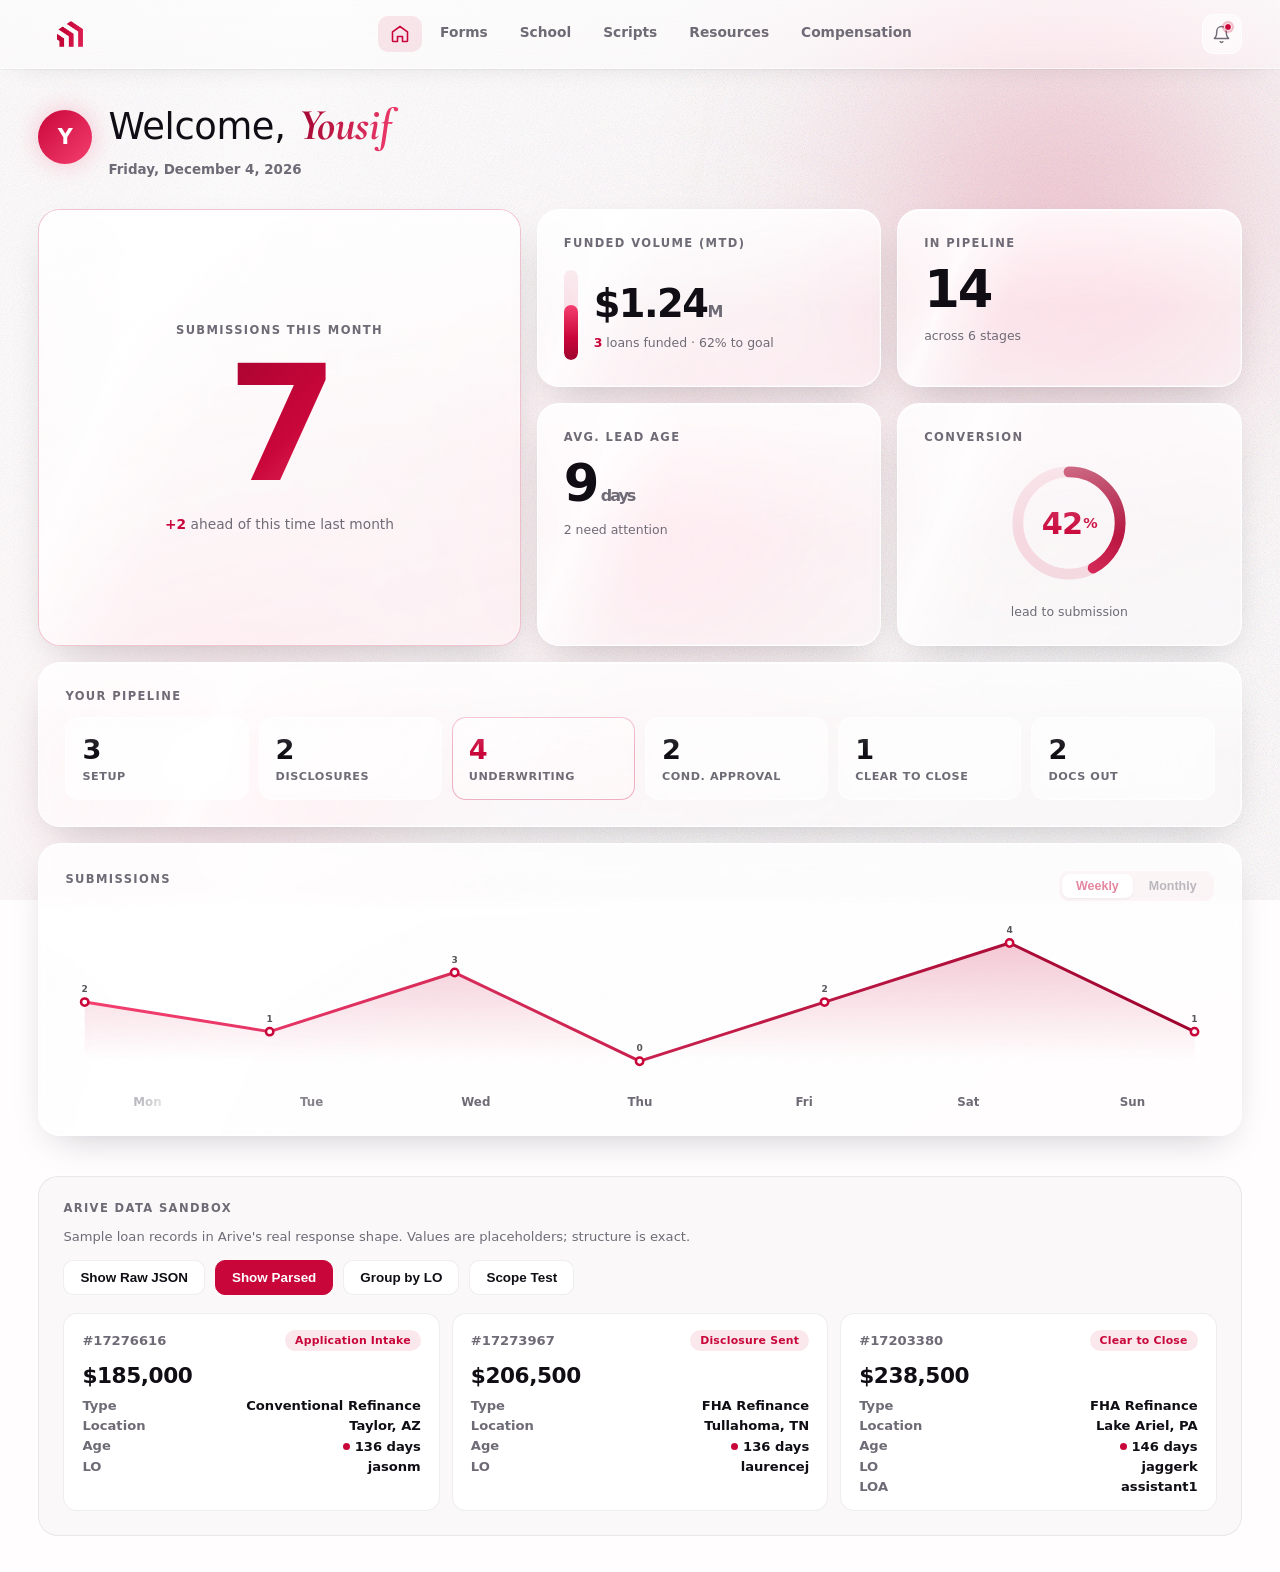
<file: index.html>
<!doctype html>
<html lang="en">
<head>
<meta charset="utf-8" />
<meta name="viewport" content="width=device-width, initial-scale=1" />
<title>AFEX Hub</title>
<link rel="preconnect" href="https://fonts.googleapis.com">
<link rel="preconnect" href="https://fonts.gstatic.com" crossorigin>
<link rel="preconnect" href="https://api.fontshare.com" crossorigin>
<link href="https://fonts.googleapis.com/css2?family=Cormorant+Garamond:ital,wght@1,500;1,600;1,700&display=swap" rel="stylesheet">
<link href="https://api.fontshare.com/v2/css?f[]=switzer@400,500,600,700,800&display=swap" rel="stylesheet">
<link rel="stylesheet" href="assets/shared.css">
<style>
  .d1{ width:50vw;height:50vw; right:-8vw; top:-12vh; background:radial-gradient(circle at center, rgba(201,6,58,.30), transparent 64%); animation:wf3 30s ease-in-out infinite; }
  .d2{ width:44vw;height:44vw; left:-6vw; bottom:-16vh; background:radial-gradient(circle at center, rgba(244,63,111,.26), transparent 64%); animation:wf2 34s ease-in-out infinite; }
  .d3{ width:44vw;height:44vw; left:30vw; top:24vh; background:radial-gradient(circle at center, rgba(255,138,170,.32), transparent 62%); animation:wf1 38s ease-in-out infinite; }

  .dash-top{ margin-bottom:32px; }
  .hello-row{ display:flex; align-items:center; gap:16px; }
  .headshot{ width:54px; height:54px; border-radius:50%; flex-shrink:0; position:relative;
    background:linear-gradient(135deg,var(--red),var(--rose)); color:#fff; font-weight:700; font-size:1.3rem;
    display:flex; align-items:center; justify-content:center;
    background-size:cover; background-position:center; }
  .headshot::before{ content:""; position:absolute; inset:-10px; border-radius:50%; z-index:-1;
    background:radial-gradient(circle at center, rgba(244,63,111,.5), transparent 70%);
    filter:blur(12px); animation:hsGlow 4s ease-in-out infinite; }
  @keyframes hsGlow{ 0%,100%{opacity:.6; transform:scale(1)} 50%{opacity:1; transform:scale(1.12)} }
  .dash-hello{ font-size:clamp(1.6rem,3vw,2.3rem); font-weight:500; letter-spacing:-.01em; line-height:1.3; overflow:visible; }
  .dash-hello b{ font-family:'Cormorant Garamond',serif; font-style:italic; font-weight:700; font-size:1.2em;
    line-height:1.3; padding:0 .18em 0 .04em; display:inline-block; overflow:visible;
    background:linear-gradient(100deg,var(--red-deep),var(--rose)); -webkit-background-clip:text; background-clip:text; -webkit-text-fill-color:transparent; color:transparent; }
  .dash-date{ font-size:.84rem; color:var(--soft); font-weight:600; margin-top:.5rem; }

  .board{ display:grid; grid-template-columns:1.4fr 1fr 1fr; grid-auto-rows:auto; gap:16px; }
  .card .value{ transition:transform .3s var(--ease); transform-origin:left center; position:relative; z-index:1; }
  .card.hero .value{ transform-origin:center; }
  .card:hover .value{ transform:scale(1.08); }

  .value{ font-size:3.2rem; font-weight:800; letter-spacing:-.04em; line-height:1; margin-top:.1em; position:relative; z-index:1; }
  .value small{ font-size:1rem; font-weight:700; color:var(--soft); }
  .foot{ font-size:.78rem; color:var(--soft); font-weight:500; margin-top:12px; position:relative; z-index:1; }
  .foot .up{ color:#1a9d6d; font-weight:800; }

  .card.hero{ grid-row:span 2; display:flex; flex-direction:column; justify-content:center; align-items:center; text-align:center;
    background:linear-gradient(165deg,rgba(255,255,255,.6) 0%,rgba(255,242,245,.55) 100%); border-color:rgba(201,6,58,.22); min-height:300px; gap:.2rem; }
  .card.hero .value{ font-size:clamp(6rem,14vw,10rem); line-height:.9; margin:.1em 0; background:linear-gradient(135deg,var(--red-deep),var(--red) 55%,var(--rose)); -webkit-background-clip:text; background-clip:text; -webkit-text-fill-color:transparent; color:transparent; }
  .card.hero .label, .card.hero .hero-foot{ position:relative; z-index:1; }
  .card.hero .hero-foot{ font-size:.86rem; color:var(--soft); font-weight:500; }
  .card.hero .hero-foot b{ color:var(--red); font-weight:800; }

  .card.wide{ grid-column:1 / -1; }
  .pipe-row{ display:flex; gap:10px; flex-wrap:wrap; margin-top:6px; }
  .stagechip{ flex:1 1 110px; background:rgba(255,255,255,.5); border:1px solid rgba(255,255,255,.65); border-radius:14px; padding:16px; text-align:left;
    backdrop-filter:blur(12px) saturate(140%); -webkit-backdrop-filter:blur(12px) saturate(140%); }
  .stagechip .n{ font-size:1.7rem; font-weight:800; letter-spacing:-.03em; }
  .stagechip .s{ font-size:.7rem; color:var(--soft); font-weight:700; text-transform:uppercase; letter-spacing:.05em; margin-top:5px; }
  .stagechip.hot{ border-color:rgba(201,6,58,.3); background:linear-gradient(160deg,rgba(255,255,255,.6),rgba(255,245,247,.55)); }
  .stagechip.hot .n{ color:var(--red); }

  .card.funded{ display:flex; flex-direction:column; }
  .funded-body{ display:flex; gap:16px; align-items:stretch; flex:1; margin-top:6px; }
  .funded-bar{ width:14px; flex-shrink:0; border-radius:8px; background:rgba(201,6,58,.1); position:relative; overflow:hidden; align-self:stretch; min-height:90px; }
  .funded-fill{ position:absolute; left:0; right:0; bottom:0; height:0; border-radius:8px;
    background:linear-gradient(180deg,var(--rose),var(--red) 60%,var(--red-deep));
    transition:height 1.4s cubic-bezier(.16,1,.3,1); }
  .funded-info{ display:flex; flex-direction:column; justify-content:center; }
  .funded-info .value{ font-size:2.4rem; }
  .funded-info .foot b{ color:var(--red); font-weight:800; }

  .card.conv{ display:flex; flex-direction:column; }
  .conv-body{ display:flex; flex-direction:column; align-items:center; gap:10px; margin-top:6px; }
  .radial{ position:relative; width:118px; height:118px; }
  .radial svg{ width:100%; height:100%; transform:rotate(-90deg); }
  .radial-track{ fill:none; stroke:rgba(201,6,58,.12); stroke-width:11; }
  .radial-fill{ fill:none; stroke:url(#convGrad); stroke-width:11; stroke-linecap:round;
    stroke-dasharray:327; stroke-dashoffset:327; transition:stroke-dashoffset 1.5s cubic-bezier(.16,1,.3,1); }
  .radial-num{ position:absolute; inset:0; display:flex; align-items:center; justify-content:center; font-size:1.9rem; font-weight:800; letter-spacing:-.03em; color:var(--red); }
  .radial-num small{ font-size:.9rem; font-weight:700; margin-left:1px; }

  .chart-card{ display:flex; flex-direction:column; }
  .chart-head{ display:flex; align-items:center; justify-content:space-between; margin-bottom:18px; }
  .seg{ display:inline-flex; background:rgba(201,6,58,.06); border:1px solid rgba(255,255,255,.7); border-radius:10px; padding:3px; gap:2px; }
  .seg-btn{ border:none; background:none; cursor:pointer; font-size:.78rem; font-weight:700; color:var(--soft); padding:5px 14px; border-radius:8px; transition:all .2s; }
  .seg-btn.active{ background:#fff; color:var(--red); box-shadow:0 1px 3px rgba(16,14,20,.1); }
  .linechart{ position:relative; z-index:1; width:100%; }
  .linechart svg{ width:100%; height:auto; display:block; overflow:visible; }
  .line-area{ fill:url(#lineFill); opacity:0; transition:opacity 1s ease .3s; }
  .line-area.show{ opacity:1; }
  .line-path{ fill:none; stroke:url(#lineStroke); stroke-width:3; stroke-linecap:round; stroke-linejoin:round; vector-effect:non-scaling-stroke;
    stroke-dasharray:2000; stroke-dashoffset:2000; transition:stroke-dashoffset 1.5s cubic-bezier(.16,1,.3,1); }
  .line-path.show{ stroke-dashoffset:0; }
  .line-dot{ fill:#fff; stroke:var(--red); stroke-width:2.5; vector-effect:non-scaling-stroke; opacity:0; transition:opacity .3s; cursor:pointer; }
  .line-dot.show{ opacity:1; }
  .line-dot:hover{ stroke-width:4; }
  .line-val{ font-size:11px; font-weight:800; fill:var(--ink); opacity:0; transition:opacity .3s; }
  .line-val.show{ opacity:.7; }
  .bars-axis{ display:flex; margin-top:10px; }
  .bars-axis span{ flex:1; text-align:center; font-size:.74rem; font-weight:700; color:var(--soft); }

  @media (max-width:820px){ .board{ grid-template-columns:1fr 1fr; } .card.hero{ grid-column:1 / -1; grid-row:auto; } }
  @media (max-width:520px){ .board{ grid-template-columns:1fr; } }
  .sandbox{ margin-top:40px; padding:24px; border-radius:20px; background:rgba(16,14,20,.02); border:1px solid var(--line); }
  .sandbox-head{ margin-bottom:16px; }
  .sandbox-sub{ font-size:.82rem; color:var(--soft); font-weight:500; margin-top:4px; }
  .sandbox-controls{ display:flex; gap:10px; flex-wrap:wrap; margin-bottom:18px; }
  .sbx-btn{ font-size:.84rem; font-weight:600; color:var(--ink); background:#fff; border:1px solid var(--line); border-radius:10px; padding:9px 16px; cursor:pointer; transition:background .2s, border-color .2s, color .2s; }
  .sbx-btn:hover{ border-color:var(--red); color:var(--red); }
  .sbx-btn.on{ background:var(--red); color:#fff; border-color:var(--red); }
  .sandbox-out{ background:transparent; min-height:60px; color:var(--ink); }
  .sandbox-out.raw{ font-family:ui-monospace,'SF Mono',Menlo,monospace; font-size:.76rem; line-height:1.6; background:#fff; border:1px solid var(--line); border-radius:12px; padding:18px; overflow-x:auto; white-space:pre-wrap; }
  .sbx-grid{ display:grid; grid-template-columns:repeat(auto-fill,minmax(300px,1fr)); gap:12px; }
  .sbx-card{ background:#fff; border:1px solid var(--line); border-radius:14px; padding:16px 18px; transition:border-color .2s, transform .2s; }
  .sbx-card:hover{ border-color:rgba(201,6,58,.3); transform:translateY(-2px); }
  .sbx-card-top{ display:flex; align-items:center; justify-content:space-between; gap:10px; margin-bottom:12px; }
  .sbx-id{ font-size:.82rem; font-weight:700; color:var(--soft); }
  .sbx-tag{ display:inline-block; font-size:.68rem; font-weight:700; letter-spacing:.02em; padding:4px 10px; border-radius:20px; background:rgba(201,6,58,.09); color:var(--red); white-space:nowrap; }
  .sbx-amount{ font-size:1.35rem; font-weight:700; letter-spacing:-.02em; margin-bottom:10px; }
  .sbx-fields{ display:grid; grid-template-columns:auto 1fr; gap:5px 14px; font-size:.82rem; }
  .sbx-fk{ color:var(--soft); font-weight:600; }
  .sbx-fv{ font-weight:600; text-align:right; }
  .sbx-age{ display:inline-flex; align-items:center; gap:5px; }
  .sbx-age.warn .sbx-dot{ background:#e8a23d; }
  .sbx-age.hot .sbx-dot{ background:var(--red); }
  .sbx-dot{ width:7px; height:7px; border-radius:50%; background:#3ca66a; display:inline-block; }
  .sbx-group{ margin-bottom:24px; }
  .sbx-group:last-child{ margin-bottom:0; }
  .sbx-group-head{ display:flex; align-items:baseline; gap:10px; margin:0 0 12px; }
  .sbx-group-name{ font-size:1.05rem; font-weight:700; }
  .sbx-group-count{ font-size:.8rem; color:var(--soft); font-weight:600; }
</style>
</head>
<body>
  <section class="dash page" aria-label="Your dashboard">
    <div class="aura" aria-hidden="true">
      <div class="wash d1"></div><div class="wash d2"></div><div class="wash d3"></div>
    </div>
    <div class="grain" aria-hidden="true" style="z-index:1;"></div>
    <div class="sheen" aria-hidden="true" style="z-index:1;"></div>
    <div class="dash-content page-content">
      <span id="nav-slot"></span>

      <div class="dash-top anim-rise">
        <div class="hello-row">
          <span class="headshot" id="headshot" aria-hidden="true">Y</span>
          <div>
            <div class="dash-hello">Welcome, <b id="userName2">Yousif</b></div>
            <div class="dash-date" id="dateBox"></div>
          </div>
        </div>
      </div>

      <div class="board stagger">
        <div class="card hero">
          <div>
            <div class="label">Submissions This Month</div>
            <div class="value">7</div>
          </div>
          <div class="hero-foot"><b>+2</b> ahead of this time last month</div>
        </div>

        <div class="card funded">
          <div class="label">Funded Volume (MTD)</div>
          <div class="funded-body">
            <div class="funded-bar"><span class="funded-fill" id="fundedFill"></span></div>
            <div class="funded-info">
              <div class="value">$1.24<small>M</small></div>
              <div class="foot"><b>3</b> loans funded &middot; 62% to goal</div>
            </div>
          </div>
        </div>

        <div class="card">
          <div class="label">In Pipeline</div>
          <div class="value">14</div>
          <div class="foot">across 6 stages</div>
        </div>
        <div class="card">
          <div class="label">Avg. Lead Age</div>
          <div class="value">9<small> days</small></div>
          <div class="foot">2 need attention</div>
        </div>

        <div class="card conv">
          <div class="label">Conversion</div>
          <div class="conv-body">
            <div class="radial" id="convRadial">
              <svg viewBox="0 0 120 120">
                <defs>
                  <linearGradient id="convGrad" x1="0" y1="0" x2="1" y2="1">
                    <stop offset="0%" stop-color="#f43f6f"/>
                    <stop offset="100%" stop-color="#9e042e"/>
                  </linearGradient>
                </defs>
                <circle class="radial-track" cx="60" cy="60" r="52"/>
                <circle class="radial-fill" id="convFill" cx="60" cy="60" r="52"/>
              </svg>
              <div class="radial-num"><span id="convNum">42</span><small>%</small></div>
            </div>
            <div class="foot">lead to submission</div>
          </div>
        </div>

        <div class="card wide">
          <div class="label">Your Pipeline</div>
          <div class="pipe-row">
            <div class="stagechip"><div class="n">3</div><div class="s">Setup</div></div>
            <div class="stagechip"><div class="n">2</div><div class="s">Disclosures</div></div>
            <div class="stagechip hot"><div class="n">4</div><div class="s">Underwriting</div></div>
            <div class="stagechip"><div class="n">2</div><div class="s">Cond. Approval</div></div>
            <div class="stagechip"><div class="n">1</div><div class="s">Clear to Close</div></div>
            <div class="stagechip"><div class="n">2</div><div class="s">Docs Out</div></div>
          </div>
        </div>

        <div class="card wide chart-card">
          <div class="chart-head">
            <div class="label">Submissions</div>
            <div class="seg" id="subSeg">
              <button class="seg-btn active" data-range="daily">Weekly</button>
              <button class="seg-btn" data-range="monthly">Monthly</button>
            </div>
          </div>
          <div class="linechart" id="lineChart"></div>
          <div class="bars-axis" id="subAxis"></div>
        </div>
      </div>

      <div class="sandbox" id="ariveSandbox">
        <div class="sandbox-head">
          <div class="label">Arive Data Sandbox</div>
          <div class="sandbox-sub">Sample loan records in Arive's real response shape. Values are placeholders; structure is exact.</div>
        </div>
        <div class="sandbox-controls">
          <button class="sbx-btn" id="sbxRaw">Show Raw JSON</button>
          <button class="sbx-btn" id="sbxParsed">Show Parsed</button>
          <button class="sbx-btn" id="sbxByLo">Group by LO</button>
          <button class="sbx-btn" id="sbxScope">Scope Test</button>
        </div>
        <div class="sandbox-out" id="sbxOut"></div>
      </div>
    </div>
  </section>
<script src="assets/nav.js"></script>
<script>
  mountNav('Home', '');
  const NAME="Yousif";
  document.getElementById('userName2').textContent=NAME;
  document.getElementById('headshot').textContent=NAME.charAt(0).toUpperCase();

  const d=new Date();
  document.getElementById('dateBox').textContent=
    d.toLocaleDateString(undefined,{weekday:'long', month:'long', day:'numeric', year:'numeric'});

  const FUNDED_PCT = 62;
  const CONV_PCT = 42;
  const SUB_DATA = {
    daily: { values:[2,1,3,0,2,4,1], labels:['Mon','Tue','Wed','Thu','Fri','Sat','Sun'] },
    monthly: { values:[4,6,3,7,5,8,6,7,9,7,5,7], labels:['Jan','Feb','Mar','Apr','May','Jun','Jul','Aug','Sep','Oct','Nov','Dec'] }
  };

  const lineWrap = document.getElementById('lineChart');
  const axisEl = document.getElementById('subAxis');
  function renderChart(range){
    const data = SUB_DATA[range];
    const vals = data.values;
    const max = Math.max.apply(null, vals) || 1;
    const W = 1400, H = 200, padY = 28, padX = 24;
    const n = vals.length;
    const stepX = (W - padX*2) / (n - 1);
    const pts = vals.map((v,i)=>({ x: padX + i*stepX, y: padY + (1 - v/max) * (H - padY*2), v }));
    const linePath = pts.map((p,i)=> (i===0?'M':'L') + p.x.toFixed(1) + ' ' + p.y.toFixed(1)).join(' ');
    const areaPath = linePath + ' L' + pts[n-1].x.toFixed(1) + ' ' + (H-padY) + ' L' + pts[0].x.toFixed(1) + ' ' + (H-padY) + ' Z';

    lineWrap.innerHTML =
      '<svg viewBox="0 0 '+W+' '+H+'">' +
        '<defs>' +
          '<linearGradient id="lineStroke" x1="0" y1="0" x2="1" y2="0">' +
            '<stop offset="0%" stop-color="#f43f6f"/><stop offset="100%" stop-color="#9e042e"/>' +
          '</linearGradient>' +
          '<linearGradient id="lineFill" x1="0" y1="0" x2="0" y2="1">' +
            '<stop offset="0%" stop-color="rgba(201,6,58,.22)"/><stop offset="100%" stop-color="rgba(201,6,58,0)"/>' +
          '</linearGradient>' +
        '</defs>' +
        '<path class="line-area" d="'+areaPath+'"/>' +
        '<path class="line-path" d="'+linePath+'"/>' +
        pts.map(p=>'<circle class="line-dot" cx="'+p.x.toFixed(1)+'" cy="'+p.y.toFixed(1)+'" r="4.5"/>').join('') +
        pts.map(p=>'<text class="line-val" x="'+p.x.toFixed(1)+'" y="'+(p.y-12).toFixed(1)+'" text-anchor="middle">'+p.v+'</text>').join('') +
      '</svg>';

    axisEl.innerHTML = data.labels.map(l=>'<span>'+l+'</span>').join('');

    const areaEl = lineWrap.querySelector('.line-area');
    const pathEl = lineWrap.querySelector('.line-path');
    requestAnimationFrame(()=>{
      pathEl.classList.add('show');
      areaEl.classList.add('show');
      lineWrap.querySelectorAll('.line-dot').forEach((dot,i)=> setTimeout(()=>dot.classList.add('show'), 300 + i*60));
      lineWrap.querySelectorAll('.line-val').forEach((t,i)=> setTimeout(()=>t.classList.add('show'), 400 + i*60));
    });
  }
  document.getElementById('subSeg').addEventListener('click', (e)=>{
    const btn = e.target.closest('.seg-btn');
    if(!btn) return;
    document.querySelectorAll('#subSeg .seg-btn').forEach(b=>b.classList.remove('active'));
    btn.classList.add('active');
    renderChart(btn.dataset.range);
  });

  document.getElementById('fundedFill').style.height = FUNDED_PCT + '%';
  const circ = 2 * Math.PI * 52;
  document.getElementById('convFill').style.strokeDashoffset = circ * (1 - CONV_PCT/100);
  renderChart('daily');

  const ARIVE_SAMPLE = [
    { ariveLoanId:17276616, loanCreatedFrom:"Manual",
      loanBorrowers:[{firstName:"SAMPLE",lastName:"BORROWER",emailAddressText:"sample@example.com",mobilePhone10digit:"0000000000",applicantType:"Borrower"}],
      subjectProperty:{addressLineText:"000 Sample St",city:"Taylor",county:"NAVAJO",state:"AZ",postalCode:"00000"},
      currentLoanStatus:{status:"APPLICATION_INTAKE",date:"2026-07-21",adverseReason:null},
      modifiedDateTime:"2026-07-21T19:39:50.271Z", createDateTime:"2026-07-21T18:24:54.343Z",
      loanOriginatorEmail:"jasonm@afexmtg.com", loanPurpose:"Refinance", mortgageType:"Conventional",
      baseLoanAmount:185000, purchasePriceOrEstimatedValue:235000, archiveIndicator:false,
      deepLinkURL:"https://afexmortgage.myarive.com/app/loans/17276616" },
    { ariveLoanId:17273967, loanCreatedFrom:"Mismo34",
      loanBorrowers:[{firstName:"SAMPLE",lastName:"BORROWER",emailAddressText:"sample@example.com",mobilePhone10digit:"0000000000",applicantType:"Borrower"}],
      subjectProperty:{addressLineText:"000 Sample St",city:"Tullahoma",county:"COFFEE",state:"TN",postalCode:"00000"},
      currentLoanStatus:{status:"DISCLOSURE_SENT",date:"2026-07-21",adverseReason:null},
      modifiedDateTime:"2026-07-21T19:39:45.123Z", createDateTime:"2026-07-21T15:05:45.132Z",
      loanOriginatorEmail:"laurencej@afexmortgage.com", loanPurpose:"Refinance", mortgageType:"FHA",
      baseLoanAmount:206500, purchasePriceOrEstimatedValue:315000, archiveIndicator:false,
      deepLinkURL:"https://afexmortgage.myarive.com/app/loans/17273967" },
    { ariveLoanId:17203380, loanCreatedFrom:"Mismo34",
      loanBorrowers:[{firstName:"SAMPLE",lastName:"BORROWER",emailAddressText:"sample@example.com",mobilePhone10digit:"0000000000",applicantType:"Borrower"}],
      subjectProperty:{addressLineText:"000 Sample St",city:"Lake Ariel",county:"WAYNE",state:"PA",postalCode:"00000"},
      currentLoanStatus:{status:"CLEAR_TO_CLOSE",date:"2026-07-21",adverseReason:null},
      modifiedDateTime:"2026-07-21T19:39:30.848Z", createDateTime:"2026-07-10T19:30:48Z",
      loanOriginatorEmail:"jaggerk@afexmortgage.com", loanPurpose:"Refinance", mortgageType:"FHA",
      loanOfficerAssistantEmail:"assistant1@afexmortgage.com", loanOfficerAssistantName:"SAMPLE ASSISTANT",
      baseLoanAmount:238500, purchasePriceOrEstimatedValue:270000, archiveIndicator:false,
      deepLinkURL:"https://afexmortgage.myarive.com/app/loans/17203380" }
  ];

  const STATUS_LABELS = {
    APPLICATION_INTAKE:"Application Intake",
    DISCLOSURE_SENT:"Disclosure Sent",
    CLEAR_TO_CLOSE:"Clear to Close",
    PROCESSING:"Processing",
    UNDERWRITING:"Underwriting",
    CONDITIONAL_APPROVAL:"Conditional Approval",
    LOAN_FUNDED:"Funded",
    ADVERSE:"Adverse",
    SUSPENDED:"Suspended"
  };

  function prettyStatus(s){ return STATUS_LABELS[s] || s; }
  function loanAgeDays(iso){ return Math.floor((Date.now() - new Date(iso).getTime()) / 86400000); }
  function money(n){ return "$" + (n||0).toLocaleString(); }
  function loName(email){ return String(email||"").split("@")[0]; }

  function canSee(loan, userEmail){
    const u = String(userEmail||"").toLowerCase();
    const lo = String(loan.lo||"").toLowerCase();
    const loa = String(loan.loa||"").toLowerCase();
    return u === lo || (loa && u === loa);
  }

  function parseLoan(l){
    return {
      id: l.ariveLoanId,
      stage: prettyStatus(l.currentLoanStatus && l.currentLoanStatus.status),
      ageDays: loanAgeDays(l.createDateTime),
      lo: l.loanOriginatorEmail,
      loa: l.loanOfficerAssistantEmail || null,
      purpose: l.loanPurpose,
      type: l.mortgageType,
      amount: l.baseLoanAmount,
      location: (l.subjectProperty ? l.subjectProperty.city + ", " + l.subjectProperty.state : ""),
      link: l.deepLinkURL,
      archived: l.archiveIndicator
    };
  }

  const out = document.getElementById('sbxOut');
  const btns = { raw:document.getElementById('sbxRaw'), parsed:document.getElementById('sbxParsed'), byLo:document.getElementById('sbxByLo'), scope:document.getElementById('sbxScope') };

  function setActive(key){ Object.keys(btns).forEach(k=> btns[k].classList.toggle('on', k===key)); }

  function ageClass(days){ return days >= 21 ? 'hot' : (days >= 10 ? 'warn' : ''); }

  function loanCard(p, note){
    return '<div class="sbx-card">'+
      '<div class="sbx-card-top"><span class="sbx-id">#'+p.id+'</span><span class="sbx-tag">'+p.stage+'</span></div>'+
      '<div class="sbx-amount">'+money(p.amount)+'</div>'+
      '<div class="sbx-fields">'+
        '<span class="sbx-fk">Type</span><span class="sbx-fv">'+p.type+' '+p.purpose+'</span>'+
        '<span class="sbx-fk">Location</span><span class="sbx-fv">'+p.location+'</span>'+
        '<span class="sbx-fk">Age</span><span class="sbx-fv"><span class="sbx-age '+ageClass(p.ageDays)+'"><span class="sbx-dot"></span>'+p.ageDays+' days</span></span>'+
        '<span class="sbx-fk">LO</span><span class="sbx-fv">'+loName(p.lo)+'</span>'+
        (p.loa ? '<span class="sbx-fk">LOA</span><span class="sbx-fv">'+loName(p.loa)+'</span>' : '')+
        (note ? '<span class="sbx-fk">Access</span><span class="sbx-fv">'+note+'</span>' : '')+
      '</div>'+
    '</div>';
  }

  function showRaw(){
    setActive('raw');
    out.className = 'sandbox-out raw';
    out.textContent = JSON.stringify(ARIVE_SAMPLE, null, 2);
  }
  function showParsed(){
    setActive('parsed');
    out.className = 'sandbox-out';
    const parsed = ARIVE_SAMPLE.map(parseLoan);
    out.innerHTML = '<div class="sbx-grid">'+ parsed.map(p=> loanCard(p)).join('') +'</div>';
  }
  function showByLo(){
    setActive('byLo');
    out.className = 'sandbox-out';
    const groups = {};
    ARIVE_SAMPLE.map(parseLoan).forEach(p=>{ (groups[p.lo] = groups[p.lo] || []).push(p); });
    out.innerHTML = Object.keys(groups).map(lo=>
      '<div class="sbx-group">'+
        '<div class="sbx-group-head"><span class="sbx-group-name">'+loName(lo)+'</span><span class="sbx-group-count">'+groups[lo].length+' loan'+(groups[lo].length>1?'s':'')+'</span></div>'+
        '<div class="sbx-grid">'+ groups[lo].map(p=> loanCard(p)).join('') +'</div>'+
      '</div>'
    ).join('');
  }

  function showScope(){
    setActive('scope');
    out.className = 'sandbox-out';
    const parsed = ARIVE_SAMPLE.map(parseLoan);
    const testUsers = ["jaggerk@afexmortgage.com","assistant1@afexmortgage.com","jasonm@afexmtg.com"];
    out.innerHTML = testUsers.map(u=>{
      const visible = parsed.filter(p=> canSee(p, u));
      const cards = visible.length
        ? '<div class="sbx-grid">'+ visible.map(p=> loanCard(p, String(p.loa).toLowerCase()===u.toLowerCase() ? 'as assistant' : 'as LO')).join('') +'</div>'
        : '<div class="sbx-group-count">no loans visible</div>';
      return '<div class="sbx-group">'+
        '<div class="sbx-group-head"><span class="sbx-group-name">'+loName(u)+'</span><span class="sbx-group-count">sees '+visible.length+' loan'+(visible.length===1?'':'s')+'</span></div>'+
        cards+
      '</div>';
    }).join('');
  }

  btns.raw.addEventListener('click', showRaw);
  btns.parsed.addEventListener('click', showParsed);
  btns.byLo.addEventListener('click', showByLo);
  btns.scope.addEventListener('click', showScope);
  showParsed();
</script>
</body>
</html>
</file>
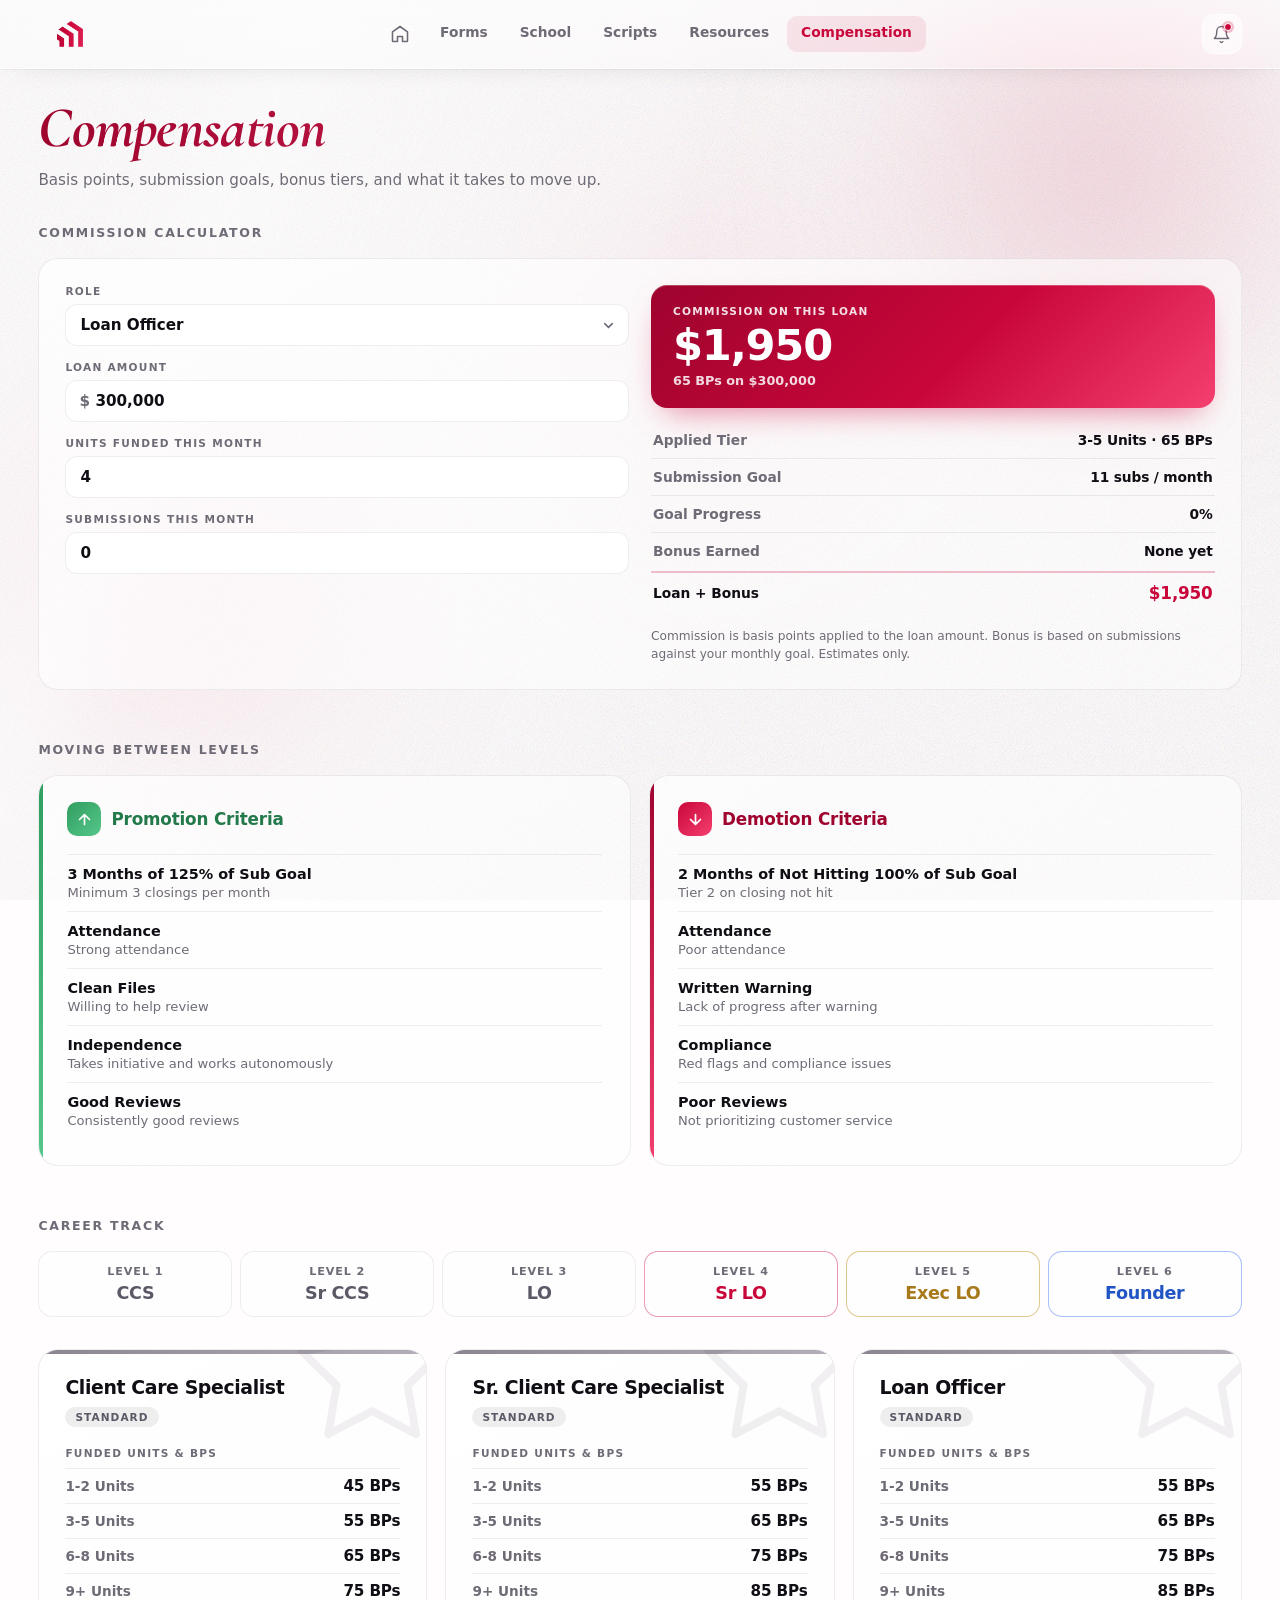
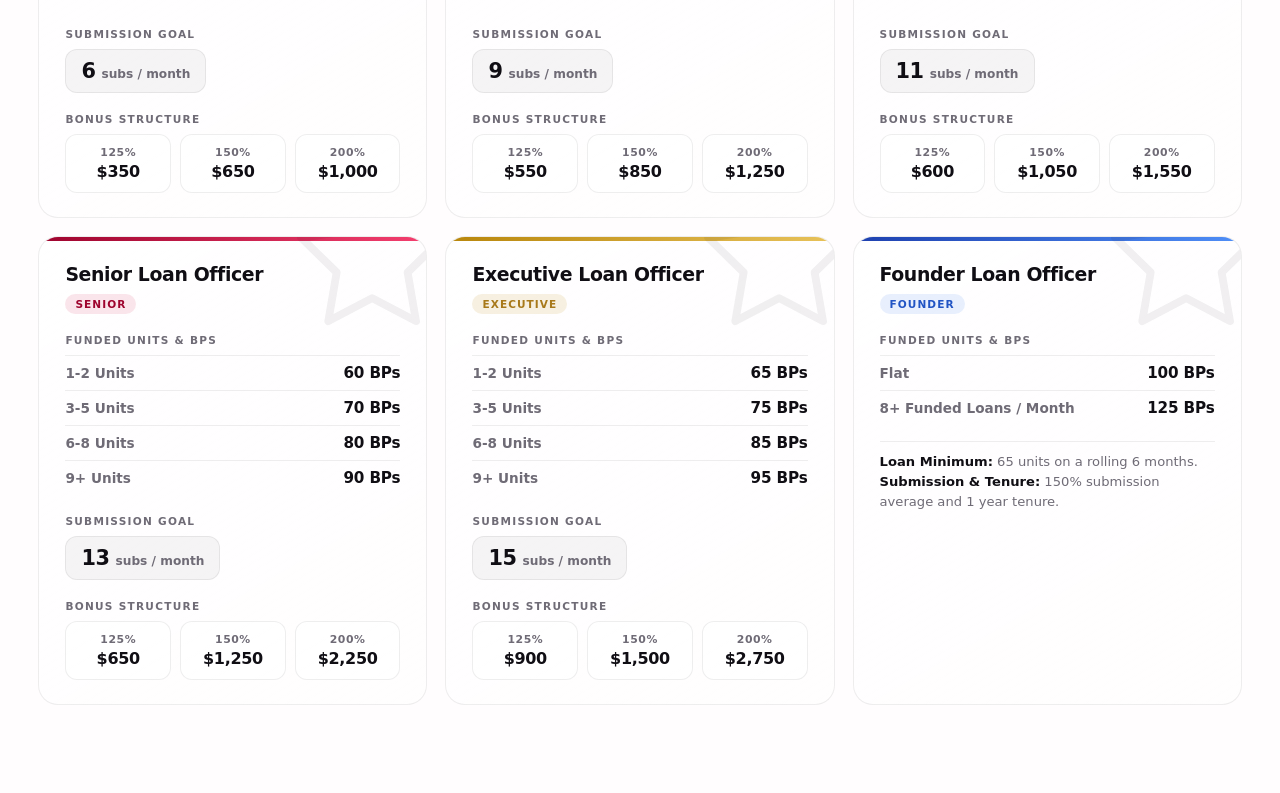
<file: pages/compensation.html>
<!doctype html>
<html lang="en">
<head>
<meta charset="utf-8" />
<meta name="viewport" content="width=device-width, initial-scale=1" />
<title>Compensation &middot; AFEX Hub</title>
<link rel="preconnect" href="https://fonts.googleapis.com">
<link rel="preconnect" href="https://fonts.gstatic.com" crossorigin>
<link rel="preconnect" href="https://api.fontshare.com" crossorigin>
<link href="https://fonts.googleapis.com/css2?family=Cormorant+Garamond:ital,wght@1,500;1,600;1,700&display=swap" rel="stylesheet">
<link href="https://api.fontshare.com/v2/css?f[]=switzer@400,500,600,700,800&display=swap" rel="stylesheet">
<link rel="stylesheet" href="../assets/shared.css">
<style>
  .page-head{ margin-bottom:36px; }
  .page-title{ font-family:'Cormorant Garamond',serif; font-style:italic; font-weight:700; font-size:clamp(2.4rem,5vw,3.6rem); line-height:1.1; letter-spacing:-.01em;
    background:linear-gradient(100deg,var(--red-deep),var(--rose)); -webkit-background-clip:text; background-clip:text; -webkit-text-fill-color:transparent; color:transparent; padding-bottom:.08em; }
  .page-sub{ font-size:.95rem; color:var(--soft); font-weight:500; margin-top:.4rem; }

  .section-label{ font-size:.78rem; letter-spacing:.14em; text-transform:uppercase; color:var(--soft); font-weight:700; margin:0 0 18px; }
  .sec{ margin-bottom:52px; }

  .calc{ display:grid; grid-template-columns:1fr 1fr; gap:22px; border-radius:20px; padding:26px;
    border:1px solid var(--line); background:linear-gradient(150deg,rgba(255,255,255,.72),rgba(255,255,255,.4)); }
  @media (max-width:820px){ .calc{ grid-template-columns:1fr; } }
  .calc-inputs{ display:flex; flex-direction:column; gap:15px; }
  .calc-field{ display:block; }
  .calc-label{ display:block; font-size:.66rem; letter-spacing:.12em; text-transform:uppercase; color:var(--soft); font-weight:800; margin-bottom:7px; }
  .calc-input{ width:100%; font-family:'Switzer',system-ui,sans-serif; font-size:.95rem; font-weight:600; color:var(--ink);
    background:#fff; border:1px solid var(--line); border-radius:12px; padding:11px 14px; outline:none;
    transition:border-color .2s var(--ease), box-shadow .2s var(--ease); }
  .calc-input:focus{ border-color:var(--red); box-shadow:0 0 0 3px rgba(201,6,58,.12); }
  select.calc-input{ appearance:none; cursor:pointer;
    background-image:url("data:image/svg+xml,%3Csvg xmlns='http://www.w3.org/2000/svg' viewBox='0 0 24 24' fill='none' stroke='%236b6675' stroke-width='2.4' stroke-linecap='round'%3E%3Cpath d='M6 9l6 6 6-6'/%3E%3C/svg%3E");
    background-repeat:no-repeat; background-position:right 12px center; background-size:15px; padding-right:36px; }
  .calc-money{ position:relative; }
  .calc-pre{ position:absolute; left:14px; top:50%; transform:translateY(-50%); font-size:.95rem; font-weight:700; color:var(--soft); pointer-events:none; }
  .calc-money .calc-input{ padding-left:29px; }

  .calc-out{ display:flex; flex-direction:column; }
  .calc-hero{ border-radius:16px; padding:20px 22px; color:#fff; margin-bottom:14px;
    background:linear-gradient(135deg,var(--red-deep),var(--red) 55%,var(--rose));
    box-shadow:0 14px 32px -14px rgba(201,6,58,.55), 0 1px 0 rgba(255,255,255,.25) inset; }
  .calc-hero-l{ font-size:.66rem; letter-spacing:.12em; text-transform:uppercase; font-weight:800; opacity:.88; }
  .calc-hero-v{ font-size:clamp(2rem,4.4vw,2.7rem); font-weight:800; letter-spacing:-.03em; line-height:1.05; margin-top:6px; }
  .calc-hero-s{ font-size:.8rem; font-weight:600; opacity:.85; margin-top:4px; }
  .calc-rows{ display:flex; flex-direction:column; }
  .calc-row{ display:flex; align-items:center; justify-content:space-between; gap:12px; padding:10px 2px;
    border-top:1px solid var(--line); font-size:.86rem; }
  .calc-row:first-child{ border-top:none; }
  .calc-row span{ color:var(--soft); font-weight:600; }
  .calc-row b{ font-weight:800; letter-spacing:-.01em; }
  .calc-row-total{ border-top:2px solid rgba(201,6,58,.25); margin-top:2px; }
  .calc-row-total span{ color:var(--ink); font-weight:800; }
  .calc-row-total b{ color:var(--red); font-size:1.05rem; }
  .calc-note{ font-size:.76rem; color:var(--soft); font-weight:500; line-height:1.5; margin-top:14px; }

  .crit-grid{ display:grid; grid-template-columns:repeat(auto-fit,minmax(320px,1fr)); gap:18px; }
  .crit{ border-radius:20px; padding:26px 28px; border:1px solid var(--line); position:relative; overflow:hidden;
    background:linear-gradient(150deg,rgba(255,255,255,.7),rgba(255,255,255,.38)); }
  .crit::before{ content:""; position:absolute; left:0; top:0; bottom:0; width:4px; }
  .crit.up::before{ background:linear-gradient(180deg,#2f9e5f,#57c68a); }
  .crit.down::before{ background:linear-gradient(180deg,var(--red-deep),var(--rose)); }
  .crit-head{ display:flex; align-items:center; gap:10px; margin-bottom:18px; }
  .crit-ic{ width:34px; height:34px; border-radius:10px; display:flex; align-items:center; justify-content:center; color:#fff; flex-shrink:0; }
  .crit.up .crit-ic{ background:linear-gradient(135deg,#2f9e5f,#57c68a); }
  .crit.down .crit-ic{ background:linear-gradient(135deg,var(--red),var(--rose)); }
  .crit-ic svg{ width:17px; height:17px; }
  .crit-title{ font-size:1.05rem; font-weight:700; letter-spacing:-.01em; }
  .crit.up .crit-title{ color:#22794a; }
  .crit.down .crit-title{ color:var(--red-deep); }
  .crit-item{ padding:11px 0; border-top:1px solid var(--line); }
  .crit-item:first-of-type{ border-top:none; padding-top:0; }
  .crit-main{ font-size:.9rem; font-weight:700; }
  .crit-sub{ font-size:.82rem; color:var(--soft); font-weight:500; margin-top:3px; }

  .track{ display:flex; align-items:stretch; gap:8px; overflow-x:auto; padding-bottom:6px; margin-bottom:26px; }
  .track-step{ flex:1; min-width:104px; border-radius:14px; padding:13px 12px; text-align:center;
    border:1px solid var(--line); background:rgba(255,255,255,.5); cursor:pointer;
    transition:transform .22s var(--ease), box-shadow .22s var(--ease), border-color .22s var(--ease); }
  .track-step:hover{ transform:translateY(-3px); }
  .track-step .ts-n{ font-size:.7rem; font-weight:800; letter-spacing:.08em; text-transform:uppercase; color:var(--soft); }
  .track-step .ts-g{ font-size:1.1rem; font-weight:800; letter-spacing:-.02em; margin-top:5px; }
  .track-step.t-grey .ts-g{ color:#5d5866; }
  .track-step.t-red{ border-color:rgba(201,6,58,.4); }
  .track-step.t-red .ts-g{ color:var(--red); }
  .track-step.t-gold{ border-color:rgba(184,134,11,.45); }
  .track-step.t-gold .ts-g{ color:#a8791a; }
  .track-step.t-blue{ border-color:rgba(37,99,235,.4); }
  .track-step.t-blue .ts-g{ color:#2154c4; }

  .roles{ display:grid; grid-template-columns:repeat(auto-fit,minmax(330px,1fr)); gap:18px; }
  .role{ position:relative; overflow:hidden; border-radius:20px; padding:26px 26px 24px; border:1px solid var(--line);
    background:linear-gradient(150deg,rgba(255,255,255,.72),rgba(255,255,255,.4));
    transition:transform .26s var(--ease), box-shadow .26s var(--ease); }
  .role:hover{ transform:translateY(-4px); }
  .role-bar{ position:absolute; left:0; right:0; top:0; height:4px; }
  .role-mark{ position:absolute; right:-8%; top:-14%; width:44%; opacity:.06; pointer-events:none; }
  .role-mark svg{ width:100%; height:auto; display:block; }
  .role-name{ font-size:1.18rem; font-weight:800; letter-spacing:-.02em; }
  .role-tag{ display:inline-block; font-size:.66rem; font-weight:800; letter-spacing:.1em; text-transform:uppercase;
    padding:4px 10px; border-radius:20px; margin-top:9px; }
  .role-block{ margin-top:20px; }
  .role-block-h{ font-size:.66rem; letter-spacing:.12em; text-transform:uppercase; color:var(--soft); font-weight:800; margin-bottom:9px; }
  .bps-row{ display:flex; align-items:center; justify-content:space-between; gap:12px; padding:8px 0; border-top:1px solid var(--line); }
  .bps-row:first-of-type{ border-top:none; }
  .bps-u{ font-size:.85rem; font-weight:600; color:var(--soft); }
  .bps-v{ font-size:.95rem; font-weight:800; letter-spacing:-.01em; }
  .goal-pill{ display:inline-flex; align-items:baseline; gap:6px; padding:9px 15px; border-radius:12px;
    background:rgba(16,14,20,.04); border:1px solid var(--line); }
  .goal-n{ font-size:1.3rem; font-weight:800; letter-spacing:-.02em; }
  .goal-l{ font-size:.76rem; font-weight:700; color:var(--soft); }
  .bonus-grid{ display:grid; grid-template-columns:repeat(3,1fr); gap:9px; }
  .bonus{ border-radius:12px; padding:11px 8px; text-align:center; border:1px solid var(--line); background:rgba(255,255,255,.55); }
  .bonus-p{ font-size:.68rem; font-weight:800; letter-spacing:.05em; color:var(--soft); }
  .bonus-a{ font-size:1rem; font-weight:800; letter-spacing:-.02em; margin-top:3px; }
  .role-note{ font-size:.82rem; color:var(--soft); font-weight:500; line-height:1.5; padding:10px 0 0; border-top:1px solid var(--line); margin-top:16px; }
  .role-note b{ color:var(--ink); font-weight:700; }
</style>
</head>
<body>
  <div class="page">
    <div class="aura" aria-hidden="true">
      <div class="wash" style="width:44vw;height:44vw;right:-8vw;top:-12vh;background:radial-gradient(circle at center,rgba(201,6,58,.22),transparent 64%);animation:wf3 34s ease-in-out infinite;"></div>
      <div class="wash" style="width:40vw;height:40vw;left:-6vw;bottom:6vh;background:radial-gradient(circle at center,rgba(244,63,111,.2),transparent 64%);animation:wf2 40s ease-in-out infinite;"></div>
      <div class="wash" style="width:38vw;height:38vw;left:36vw;top:8vh;background:radial-gradient(circle at center,rgba(255,138,170,.18),transparent 62%);animation:wf1 46s ease-in-out infinite;"></div>
    </div>
    <div class="grain" aria-hidden="true" style="z-index:1;"></div>
    <div class="sheen" aria-hidden="true" style="z-index:1;"></div>

    <div class="page-content">
      <span id="nav-slot"></span>

      <div class="page-head anim-rise">
        <div class="page-title">Compensation</div>
        <div class="page-sub">Basis points, submission goals, bonus tiers, and what it takes to move up.</div>
      </div>

      <div class="sec anim-rise" style="--d:80ms">
        <div class="section-label">Commission Calculator</div>
        <div class="calc" id="calc">
          <div class="calc-inputs">
            <label class="calc-field">
              <span class="calc-label">Role</span>
              <select id="cRole" class="calc-input"></select>
            </label>
            <label class="calc-field">
              <span class="calc-label">Loan Amount</span>
              <div class="calc-money">
                <span class="calc-pre">$</span>
                <input id="cAmount" class="calc-input" type="text" inputmode="numeric" value="300,000" />
              </div>
            </label>
            <label class="calc-field">
              <span class="calc-label">Units Funded This Month</span>
              <input id="cUnits" class="calc-input" type="number" min="0" max="99" value="4" />
            </label>
            <label class="calc-field">
              <span class="calc-label">Submissions This Month</span>
              <input id="cSubs" class="calc-input" type="number" min="0" max="99" value="0" />
            </label>
          </div>
          <div class="calc-out">
            <div class="calc-hero">
              <div class="calc-hero-l">Commission on This Loan</div>
              <div class="calc-hero-v" id="cPayout">$0</div>
              <div class="calc-hero-s" id="cRate">&nbsp;</div>
            </div>
            <div class="calc-rows">
              <div class="calc-row"><span>Applied Tier</span><b id="cTier">&mdash;</b></div>
              <div class="calc-row"><span>Submission Goal</span><b id="cGoal">&mdash;</b></div>
              <div class="calc-row"><span>Goal Progress</span><b id="cPct">&mdash;</b></div>
              <div class="calc-row"><span>Bonus Earned</span><b id="cBonus">&mdash;</b></div>
              <div class="calc-row calc-row-total"><span>Loan + Bonus</span><b id="cTotal">$0</b></div>
            </div>
            <div class="calc-note">Commission is basis points applied to the loan amount. Bonus is based on submissions against your monthly goal. Estimates only.</div>
          </div>
        </div>
      </div>

      <div class="sec anim-rise" style="--d:140ms">
        <div class="section-label">Moving Between Levels</div>
        <div class="crit-grid" id="critGrid"></div>
      </div>

      <div class="sec anim-rise" style="--d:200ms">
        <div class="section-label">Career Track</div>
        <div class="track" id="track"></div>
        <div class="roles" id="roles"></div>
      </div>
    </div>
  </div>

<script src="../assets/nav.js"></script>
<script>
  mountNav('Compensation', '../');

  const CRITERIA = [
    { dir:'up', title:'Promotion Criteria',
      icon:'<path d="M12 19V5M5 12l7-7 7 7"/>',
      items:[
        ['3 Months of 125% of Sub Goal','Minimum 3 closings per month'],
        ['Attendance','Strong attendance'],
        ['Clean Files','Willing to help review'],
        ['Independence','Takes initiative and works autonomously'],
        ['Good Reviews','Consistently good reviews']
      ] },
    { dir:'down', title:'Demotion Criteria',
      icon:'<path d="M12 5v14M5 12l7 7 7-7"/>',
      items:[
        ['2 Months of Not Hitting 100% of Sub Goal','Tier 2 on closing not hit'],
        ['Attendance','Poor attendance'],
        ['Written Warning','Lack of progress after warning'],
        ['Compliance','Red flags and compliance issues'],
        ['Poor Reviews','Not prioritizing customer service']
      ] }
  ];

  const TIER = {
    grey: { cls:'t-grey', bar:'linear-gradient(90deg,#8b8592,#b4aeba)', tagBg:'rgba(93,88,102,.1)',  tagFg:'#5d5866', label:'Standard' },
    red:  { cls:'t-red',  bar:'linear-gradient(90deg,var(--red-deep),var(--rose))', tagBg:'rgba(201,6,58,.1)', tagFg:'var(--red-deep)', label:'Senior' },
    gold: { cls:'t-gold', bar:'linear-gradient(90deg,#b8860b,#e8c25a)', tagBg:'rgba(184,134,11,.12)', tagFg:'#a8791a', label:'Executive' },
    blue: { cls:'t-blue', bar:'linear-gradient(90deg,#1e40af,#4f8ef7)', tagBg:'rgba(37,99,235,.1)', tagFg:'#2154c4', label:'Founder' }
  };

  const ROLES = [
    { name:'Client Care Specialist', short:'CCS', tier:'grey',
      bps:[['1-2 Units','45 BPs'],['3-5 Units','55 BPs'],['6-8 Units','65 BPs'],['9+ Units','75 BPs']],
      goal:6, bonus:[['125%','$350'],['150%','$650'],['200%','$1,000']] },
    { name:'Sr. Client Care Specialist', short:'Sr CCS', tier:'grey',
      bps:[['1-2 Units','55 BPs'],['3-5 Units','65 BPs'],['6-8 Units','75 BPs'],['9+ Units','85 BPs']],
      goal:9, bonus:[['125%','$550'],['150%','$850'],['200%','$1,250']] },
    { name:'Loan Officer', short:'LO', tier:'grey',
      bps:[['1-2 Units','55 BPs'],['3-5 Units','65 BPs'],['6-8 Units','75 BPs'],['9+ Units','85 BPs']],
      goal:11, bonus:[['125%','$600'],['150%','$1,050'],['200%','$1,550']] },
    { name:'Senior Loan Officer', short:'Sr LO', tier:'red',
      bps:[['1-2 Units','60 BPs'],['3-5 Units','70 BPs'],['6-8 Units','80 BPs'],['9+ Units','90 BPs']],
      goal:13, bonus:[['125%','$650'],['150%','$1,250'],['200%','$2,250']] },
    { name:'Executive Loan Officer', short:'Exec LO', tier:'gold',
      bps:[['1-2 Units','65 BPs'],['3-5 Units','75 BPs'],['6-8 Units','85 BPs'],['9+ Units','95 BPs']],
      goal:15, bonus:[['125%','$900'],['150%','$1,500'],['200%','$2,750']] },
    { name:'Founder Loan Officer', short:'Founder', tier:'blue',
      bps:[['Flat','100 BPs'],['8+ Funded Loans / Month','125 BPs']],
      note:'<b>Loan Minimum:</b> 65 units on a rolling 6 months. <b>Submission &amp; Tenure:</b> 150% submission average and 1 year tenure.' }
  ];

  const MARK = '<svg viewBox="0 0 24 24" fill="none" stroke="currentColor" stroke-width="1.1" stroke-linecap="round" stroke-linejoin="round"><path d="M12 2l3.09 6.26L22 9.27l-5 4.87 1.18 6.88L12 17.77l-6.18 3.25L7 14.14 2 9.27l6.91-1.01L12 2z"/></svg>';

  document.getElementById('critGrid').innerHTML = CRITERIA.map(function(c){
    return '<div class="crit '+c.dir+'">'+
      '<div class="crit-head">'+
        '<span class="crit-ic"><svg viewBox="0 0 24 24" fill="none" stroke="currentColor" stroke-width="2.4" stroke-linecap="round" stroke-linejoin="round">'+c.icon+'</svg></span>'+
        '<span class="crit-title">'+c.title+'</span>'+
      '</div>'+
      c.items.map(function(it){
        return '<div class="crit-item"><div class="crit-main">'+it[0]+'</div><div class="crit-sub">'+it[1]+'</div></div>';
      }).join('')+
    '</div>';
  }).join('');

  document.getElementById('track').innerHTML = ROLES.map(function(r,i){
    const t = TIER[r.tier];
    return '<div class="track-step '+t.cls+'" data-i="'+i+'">'+
      '<div class="ts-n">Level '+(i+1)+'</div>'+
      '<div class="ts-g">'+r.short+'</div>'+
    '</div>';
  }).join('');

  document.getElementById('roles').innerHTML = ROLES.map(function(r,i){
    const t = TIER[r.tier];
    const bps = r.bps.map(function(b){
      return '<div class="bps-row"><span class="bps-u">'+b[0]+'</span><span class="bps-v">'+b[1]+'</span></div>';
    }).join('');
    const goal = r.goal
      ? '<div class="role-block"><div class="role-block-h">Submission Goal</div>'+
        '<span class="goal-pill"><span class="goal-n">'+r.goal+'</span><span class="goal-l">subs / month</span></span></div>'
      : '';
    const bonus = r.bonus
      ? '<div class="role-block"><div class="role-block-h">Bonus Structure</div><div class="bonus-grid">'+
        r.bonus.map(function(b){ return '<div class="bonus"><div class="bonus-p">'+b[0]+'</div><div class="bonus-a">'+b[1]+'</div></div>'; }).join('')+
        '</div></div>'
      : '';
    const note = r.note ? '<div class="role-note">'+r.note+'</div>' : '';
    return '<div class="role" id="role-'+i+'">'+
      '<div class="role-bar" style="background:'+t.bar+'"></div>'+
      '<div class="role-mark" aria-hidden="true">'+MARK+'</div>'+
      '<div class="role-name">'+r.name+'</div>'+
      '<span class="role-tag" style="background:'+t.tagBg+';color:'+t.tagFg+'">'+t.label+'</span>'+
      '<div class="role-block"><div class="role-block-h">Funded Units &amp; BPs</div>'+bps+'</div>'+
      goal + bonus + note +
    '</div>';
  }).join('');

  document.querySelectorAll('.track-step').forEach(function(s){
    s.addEventListener('click', function(){
      const el = document.getElementById('role-'+s.dataset.i);
      if(el) el.scrollIntoView({ behavior:'smooth', block:'center' });
    });
  });

  const cRole=document.getElementById('cRole'), cAmount=document.getElementById('cAmount'),
        cUnits=document.getElementById('cUnits'), cSubs=document.getElementById('cSubs');

  cRole.innerHTML = ROLES.map(function(r,i){ return '<option value="'+i+'">'+r.name+'</option>'; }).join('');
  cRole.value = '2';

  function tierFor(role, units){
    const u = Math.max(0, Number(units)||0);
    if(role.short === 'Founder'){
      return u >= 8 ? { label:'8+ Funded Loans / Month', bps:125 } : { label:'Flat', bps:100 };
    }
    let idx;
    if(u <= 2) idx = 0; else if(u <= 5) idx = 1; else if(u <= 8) idx = 2; else idx = 3;
    const row = role.bps[idx];
    return { label:row[0], bps:parseInt(row[1],10) };
  }

  function money(n){ return '$' + Math.round(n).toLocaleString(); }
  function parseAmount(v){ return Number(String(v).replace(/[^0-9.]/g,'')) || 0; }

  function bonusFor(role, subs){
    if(!role.goal || !role.bonus) return { amount:0, label:'Not applicable', pct:NaN };
    const pct = (Number(subs)||0) / role.goal * 100;
    let hit = null;
    role.bonus.forEach(function(b){
      const threshold = parseInt(b[0],10);
      if(pct >= threshold) hit = b;
    });
    return {
      amount: hit ? parseAmount(hit[1]) : 0,
      label: hit ? (hit[0] + ' tier') : 'None yet',
      pct: pct
    };
  }

  function runCalc(){
    const role = ROLES[Number(cRole.value)||0];
    const amount = parseAmount(cAmount.value);
    const tier = tierFor(role, cUnits.value);
    const payout = amount * tier.bps / 10000;
    const bonus = bonusFor(role, cSubs.value);

    document.getElementById('cPayout').textContent = money(payout);
    document.getElementById('cRate').textContent = tier.bps + ' BPs on ' + money(amount);
    document.getElementById('cTier').textContent = tier.label + ' \u00b7 ' + tier.bps + ' BPs';
    document.getElementById('cGoal').textContent = role.goal ? (role.goal + ' subs / month') : '\u2014';
    document.getElementById('cPct').textContent = isNaN(bonus.pct) ? '\u2014' : Math.round(bonus.pct) + '%';
    document.getElementById('cBonus').textContent = bonus.amount ? (money(bonus.amount) + ' \u00b7 ' + bonus.label) : bonus.label;
    document.getElementById('cTotal').textContent = money(payout + bonus.amount);
  }

  cAmount.addEventListener('input', function(){
    const caret = cAmount.selectionStart, len = cAmount.value.length;
    const n = parseAmount(cAmount.value);
    cAmount.value = n ? n.toLocaleString() : '';
    const diff = cAmount.value.length - len;
    try{ cAmount.setSelectionRange(caret + diff, caret + diff); }catch(e){}
    runCalc();
  });
  [cRole, cUnits, cSubs].forEach(function(el){ el.addEventListener('input', runCalc); });
  runCalc();
</script>
</body>
</html>
</file>
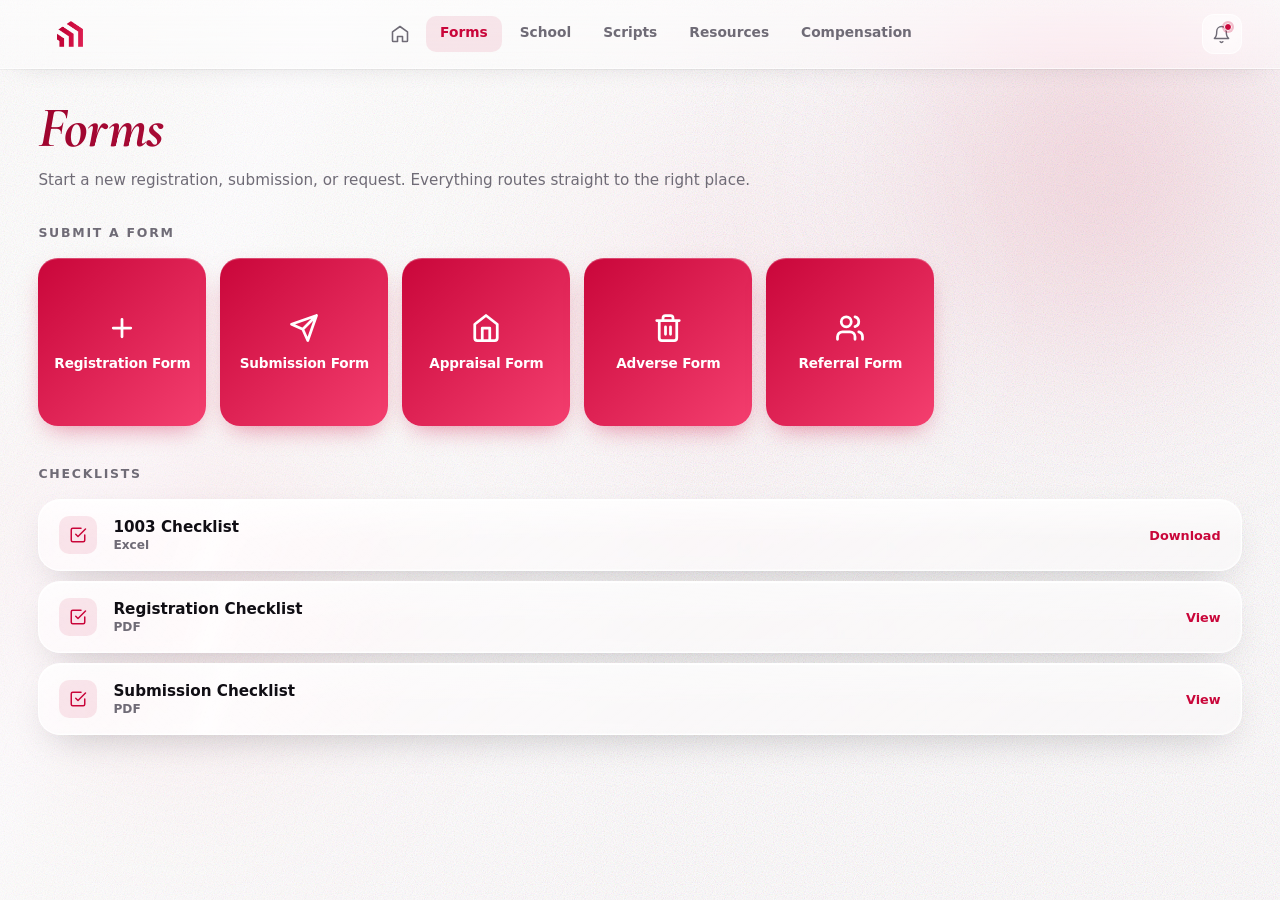
<file: pages/forms.html>
<!doctype html>
<html lang="en">
<head>
<meta charset="utf-8" />
<meta name="viewport" content="width=device-width, initial-scale=1" />
<title>Forms &middot; AFEX Hub</title>
<link rel="preconnect" href="https://fonts.googleapis.com">
<link rel="preconnect" href="https://fonts.gstatic.com" crossorigin>
<link rel="preconnect" href="https://api.fontshare.com" crossorigin>
<link href="https://fonts.googleapis.com/css2?family=Cormorant+Garamond:ital,wght@1,500;1,600;1,700&display=swap" rel="stylesheet">
<link href="https://api.fontshare.com/v2/css?f[]=switzer@400,500,600,700,800&display=swap" rel="stylesheet">
<link rel="stylesheet" href="../assets/shared.css">
<style>
  .page-head{ margin-bottom:36px; }
  .page-title{ font-family:'Cormorant Garamond',serif; font-style:italic; font-weight:700; font-size:clamp(2.4rem,5vw,3.6rem); line-height:1.1; letter-spacing:-.01em;
    background:linear-gradient(100deg,var(--red-deep),var(--rose)); -webkit-background-clip:text; background-clip:text; -webkit-text-fill-color:transparent; color:transparent; padding-bottom:.08em; }
  .page-sub{ font-size:.95rem; color:var(--soft); font-weight:500; margin-top:.4rem; }

  .section-label{ font-size:.78rem; letter-spacing:.14em; text-transform:uppercase; color:var(--soft); font-weight:700; margin:8px 0 18px; }

  .form-btns{ display:grid; grid-template-columns:repeat(auto-fill,168px); gap:14px; margin-bottom:40px; justify-content:start; }
  .form-btn{ display:flex; flex-direction:column; align-items:center; justify-content:center; gap:12px; text-align:center; text-decoration:none;
    width:168px; height:168px; padding:16px 12px; border-radius:20px; font-size:.85rem; font-weight:700; letter-spacing:-.01em;
    color:#fff; background:linear-gradient(135deg,var(--red),var(--rose));
    box-shadow:0 10px 26px -10px rgba(201,6,58,.5), 0 1px 0 rgba(255,255,255,.25) inset;
    transition:transform .25s var(--ease), box-shadow .25s var(--ease); }
  .form-btn:hover{ transform:translateY(-4px); box-shadow:0 18px 34px -12px rgba(201,6,58,.6), 0 1px 0 rgba(255,255,255,.25) inset; }
  .form-btn svg{ width:30px; height:30px; flex-shrink:0; }
  .doc-list{ display:flex; flex-direction:column; gap:10px; }
  .doc-row{ display:flex; align-items:center; gap:16px; padding:16px 20px; text-decoration:none; color:inherit;
    transition:transform .25s var(--ease); }
  .doc-row:hover{ transform:translateX(4px); }
  .doc-ic{ width:38px; height:38px; border-radius:10px; flex-shrink:0; display:flex; align-items:center; justify-content:center;
    background:rgba(201,6,58,.09); color:var(--red); position:relative; z-index:1; }
  .doc-ic svg{ width:18px; height:18px; }
  .doc-meta{ position:relative; z-index:1; flex:1; }
  .doc-name{ font-size:.95rem; font-weight:700; }
  .doc-type{ font-size:.76rem; color:var(--soft); font-weight:600; margin-top:2px; }
  .doc-dl{ font-size:.8rem; font-weight:700; color:var(--red); position:relative; z-index:1; }
</style>
</head>
<body>
  <div class="page">
    <div class="aura" aria-hidden="true">
      <div class="wash" style="width:44vw;height:44vw;right:-8vw;top:-12vh;background:radial-gradient(circle at center,rgba(201,6,58,.22),transparent 64%);animation:wf3 34s ease-in-out infinite;"></div>
      <div class="wash" style="width:40vw;height:40vw;left:-6vw;bottom:6vh;background:radial-gradient(circle at center,rgba(244,63,111,.2),transparent 64%);animation:wf2 40s ease-in-out infinite;"></div>
      <div class="wash" style="width:38vw;height:38vw;left:36vw;top:8vh;background:radial-gradient(circle at center,rgba(255,138,170,.18),transparent 62%);animation:wf1 46s ease-in-out infinite;"></div>
    </div>
    <div class="grain" aria-hidden="true" style="z-index:1;"></div>
    <div class="sheen" aria-hidden="true" style="z-index:1;"></div>

    <div class="page-content">
      <span id="nav-slot"></span>

      <div class="page-head anim-rise">
        <div class="page-title">Forms</div>
        <div class="page-sub">Start a new registration, submission, or request. Everything routes straight to the right place.</div>
      </div>

      <div class="section-label anim-rise" style="--d:80ms">Submit a Form</div>
      <div class="form-btns anim-rise" style="--d:120ms">
        <a class="form-btn" href="#" target="_blank" rel="noopener">
          <svg viewBox="0 0 24 24" fill="none" stroke="currentColor" stroke-width="2.2" stroke-linecap="round" stroke-linejoin="round"><path d="M12 5v14M5 12h14"/></svg>
          Registration Form
        </a>
        <a class="form-btn" href="#" target="_blank" rel="noopener">
          <svg viewBox="0 0 24 24" fill="none" stroke="currentColor" stroke-width="2.2" stroke-linecap="round" stroke-linejoin="round"><path d="M22 2 11 13M22 2l-7 20-4-9-9-4 20-7z"/></svg>
          Submission Form
        </a>
        <a class="form-btn" href="#" target="_blank" rel="noopener">
          <svg viewBox="0 0 24 24" fill="none" stroke="currentColor" stroke-width="2.2" stroke-linecap="round" stroke-linejoin="round"><path d="M3 9l9-7 9 7v11a2 2 0 0 1-2 2H5a2 2 0 0 1-2-2z"/><path d="M9 22V12h6v10"/></svg>
          Appraisal Form
        </a>
        <a class="form-btn" href="#" target="_blank" rel="noopener">
          <svg viewBox="0 0 24 24" fill="none" stroke="currentColor" stroke-width="2.2" stroke-linecap="round" stroke-linejoin="round"><path d="M3 6h18M8 6V4a2 2 0 0 1 2-2h4a2 2 0 0 1 2 2v2m3 0v14a2 2 0 0 1-2 2H7a2 2 0 0 1-2-2V6"/><path d="M10 11v6M14 11v6"/></svg>
          Adverse Form
        </a>
        <a class="form-btn" href="#" target="_blank" rel="noopener">
          <svg viewBox="0 0 24 24" fill="none" stroke="currentColor" stroke-width="2.2" stroke-linecap="round" stroke-linejoin="round"><path d="M16 21v-2a4 4 0 0 0-4-4H6a4 4 0 0 0-4 4v2"/><circle cx="9" cy="7" r="4"/><path d="M22 21v-2a4 4 0 0 0-3-3.87M16 3.13a4 4 0 0 1 0 7.75"/></svg>
          Referral Form
        </a>
      </div>

      <div class="section-label anim-rise" style="--d:180ms">Checklists</div>
      <div class="doc-list anim-rise" style="--d:220ms">
        <a class="card doc-row" href="../documents/forms/1003-checklist.xlsx" target="_blank" rel="noopener">
          <div class="doc-ic"><svg viewBox="0 0 24 24" fill="none" stroke="currentColor" stroke-width="2" stroke-linecap="round" stroke-linejoin="round"><path d="M9 11l3 3L22 4"/><path d="M21 12v7a2 2 0 0 1-2 2H5a2 2 0 0 1-2-2V5a2 2 0 0 1 2-2h11"/></svg></div>
          <div class="doc-meta"><div class="doc-name">1003 Checklist</div><div class="doc-type">Excel</div></div>
          <span class="doc-dl">Download</span>
        </a>
        <a class="card doc-row" href="../documents/forms/registration-checklist.pdf" target="_blank" rel="noopener">
          <div class="doc-ic"><svg viewBox="0 0 24 24" fill="none" stroke="currentColor" stroke-width="2" stroke-linecap="round" stroke-linejoin="round"><path d="M9 11l3 3L22 4"/><path d="M21 12v7a2 2 0 0 1-2 2H5a2 2 0 0 1-2-2V5a2 2 0 0 1 2-2h11"/></svg></div>
          <div class="doc-meta"><div class="doc-name">Registration Checklist</div><div class="doc-type">PDF</div></div>
          <span class="doc-dl">View</span>
        </a>
        <a class="card doc-row" href="../documents/forms/submission-checklist.pdf" target="_blank" rel="noopener">
          <div class="doc-ic"><svg viewBox="0 0 24 24" fill="none" stroke="currentColor" stroke-width="2" stroke-linecap="round" stroke-linejoin="round"><path d="M9 11l3 3L22 4"/><path d="M21 12v7a2 2 0 0 1-2 2H5a2 2 0 0 1-2-2V5a2 2 0 0 1 2-2h11"/></svg></div>
          <div class="doc-meta"><div class="doc-name">Submission Checklist</div><div class="doc-type">PDF</div></div>
          <span class="doc-dl">View</span>
        </a>
      </div>
    </div>
  </div>
<script src="../assets/nav.js"></script>
<script>
  mountNav('Forms', '../');
</script>
</body>
</html>
</file>
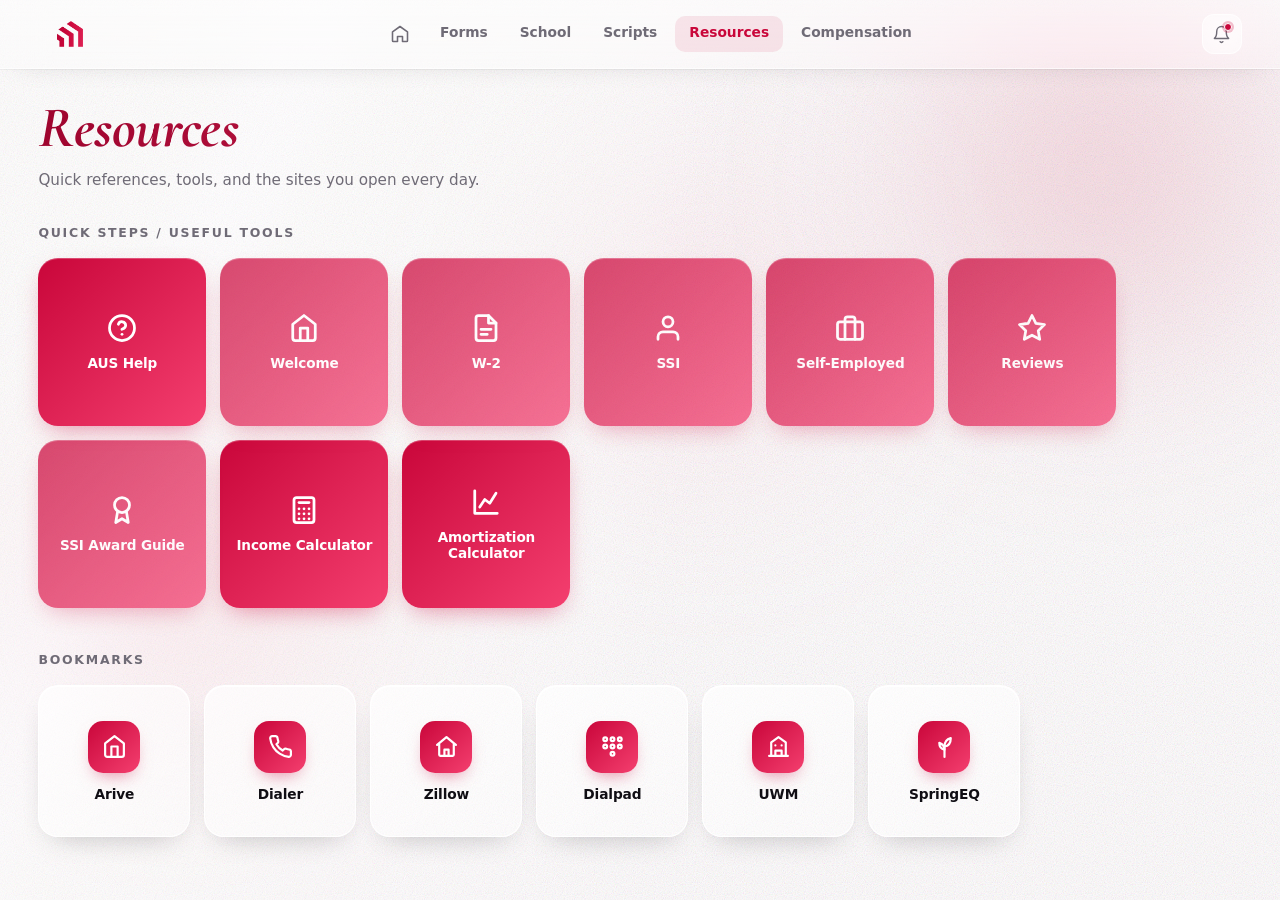
<file: pages/resources.html>
<!doctype html>
<html lang="en">
<head>
<meta charset="utf-8" />
<meta name="viewport" content="width=device-width, initial-scale=1" />
<title>Resources &middot; AFEX Hub</title>
<link rel="preconnect" href="https://fonts.googleapis.com">
<link rel="preconnect" href="https://fonts.gstatic.com" crossorigin>
<link rel="preconnect" href="https://api.fontshare.com" crossorigin>
<link href="https://fonts.googleapis.com/css2?family=Cormorant+Garamond:ital,wght@1,500;1,600;1,700&display=swap" rel="stylesheet">
<link href="https://api.fontshare.com/v2/css?f[]=switzer@400,500,600,700,800&display=swap" rel="stylesheet">
<link rel="stylesheet" href="../assets/shared.css">
<style>
  .page-head{ margin-bottom:36px; }
  .page-title{ font-family:'Cormorant Garamond',serif; font-style:italic; font-weight:700; font-size:clamp(2.4rem,5vw,3.6rem); line-height:1.1; letter-spacing:-.01em;
    background:linear-gradient(100deg,var(--red-deep),var(--rose)); -webkit-background-clip:text; background-clip:text; -webkit-text-fill-color:transparent; color:transparent; padding-bottom:.08em; }
  .page-sub{ font-size:.95rem; color:var(--soft); font-weight:500; margin-top:.4rem; }

  .section-label{ font-size:.78rem; letter-spacing:.14em; text-transform:uppercase; color:var(--soft); font-weight:700; margin:8px 0 18px; }

  .tool-grid{ display:grid; grid-template-columns:repeat(auto-fill,168px); gap:14px; justify-content:start; margin-bottom:44px; }
  .tool-btn{ display:flex; flex-direction:column; align-items:center; justify-content:center; gap:12px; text-align:center; text-decoration:none;
    width:168px; height:168px; padding:16px 12px; border-radius:20px; font-size:.85rem; font-weight:700; letter-spacing:-.01em;
    color:#fff; background:linear-gradient(135deg,var(--red),var(--rose));
    box-shadow:0 10px 26px -10px rgba(201,6,58,.5), 0 1px 0 rgba(255,255,255,.25) inset;
    transition:transform .25s var(--ease), box-shadow .25s var(--ease); }
  .tool-btn:hover{ transform:translateY(-4px); box-shadow:0 18px 34px -12px rgba(201,6,58,.6), 0 1px 0 rgba(255,255,255,.25) inset; }
  .tool-btn.pending{ opacity:.72; }
  .tool-btn svg{ width:30px; height:30px; flex-shrink:0; }

  .bm-grid{ display:grid; grid-template-columns:repeat(auto-fill,minmax(0,152px)); gap:14px; justify-content:start; }
  .bm{ position:relative; overflow:hidden; display:flex; flex-direction:column; align-items:center; justify-content:center; gap:13px;
    text-align:center; text-decoration:none; color:inherit;
    width:152px; height:152px; padding:18px 12px; border-radius:20px;
    background:linear-gradient(150deg,rgba(255,255,255,.72),rgba(255,255,255,.4));
    border:1px solid rgba(255,255,255,.9);
    box-shadow:0 12px 30px -16px rgba(16,14,20,.3), 0 1px 0 rgba(255,255,255,.9) inset;
    transition:transform .28s var(--ease), box-shadow .28s var(--ease), border-color .28s var(--ease); }
  .bm:hover{ transform:translateY(-5px); border-color:rgba(201,6,58,.35); box-shadow:0 22px 44px -18px rgba(201,6,58,.4), 0 1px 0 rgba(255,255,255,.9) inset; }
  .bm-ic{ position:relative; z-index:1; width:52px; height:52px; border-radius:15px; display:flex; align-items:center; justify-content:center;
    background:linear-gradient(135deg,var(--red),var(--rose)); color:#fff;
    box-shadow:0 8px 18px -8px rgba(201,6,58,.55); transition:transform .28s var(--ease); }
  .bm:hover .bm-ic{ transform:scale(1.07); }
  .bm-ic svg{ width:25px; height:25px; }
  .bm-name{ position:relative; z-index:1; font-size:.86rem; font-weight:700; letter-spacing:-.01em; }
  .bm-out{ position:absolute; top:11px; right:11px; z-index:1; width:15px; height:15px; color:var(--soft); opacity:0; transition:opacity .28s var(--ease), transform .28s var(--ease); transform:translate(-3px,3px); }
  .bm:hover .bm-out{ opacity:.75; transform:translate(0,0); }
</style>
</head>
<body>
  <div class="page">
    <div class="aura" aria-hidden="true">
      <div class="wash" style="width:44vw;height:44vw;right:-8vw;top:-12vh;background:radial-gradient(circle at center,rgba(201,6,58,.22),transparent 64%);animation:wf3 34s ease-in-out infinite;"></div>
      <div class="wash" style="width:40vw;height:40vw;left:-6vw;bottom:6vh;background:radial-gradient(circle at center,rgba(244,63,111,.2),transparent 64%);animation:wf2 40s ease-in-out infinite;"></div>
      <div class="wash" style="width:38vw;height:38vw;left:36vw;top:8vh;background:radial-gradient(circle at center,rgba(255,138,170,.18),transparent 62%);animation:wf1 46s ease-in-out infinite;"></div>
    </div>
    <div class="grain" aria-hidden="true" style="z-index:1;"></div>
    <div class="sheen" aria-hidden="true" style="z-index:1;"></div>

    <div class="page-content">
      <span id="nav-slot"></span>

      <div class="page-head anim-rise">
        <div class="page-title">Resources</div>
        <div class="page-sub">Quick references, tools, and the sites you open every day.</div>
      </div>

      <div class="section-label anim-rise" style="--d:80ms">Quick Steps / Useful Tools</div>
      <div class="tool-grid anim-rise" style="--d:120ms" id="toolGrid"></div>

      <div class="section-label anim-rise" style="--d:180ms">Bookmarks</div>
      <div class="bm-grid anim-rise" style="--d:220ms" id="bmGrid"></div>
    </div>
  </div>

<script src="../assets/nav.js"></script>
<script>
  mountNav('Resources', '../');

  const TOOLS = [
    { label:'AUS Help', url:'../documents/resources/aus-help.pdf',
      icon:'<circle cx="12" cy="12" r="10"/><path d="M9.09 9a3 3 0 0 1 5.83 1c0 2-3 3-3 3"/><line x1="12" y1="17" x2="12.01" y2="17"/>' },
    { label:'Welcome', url:null,
      icon:'<path d="M3 9l9-7 9 7v11a2 2 0 0 1-2 2H5a2 2 0 0 1-2-2z"/><path d="M9 22V12h6v10"/>' },
    { label:'W-2', url:null,
      icon:'<path d="M14 2H6a2 2 0 0 0-2 2v16a2 2 0 0 0 2 2h12a2 2 0 0 0 2-2V8z"/><path d="M14 2v6h6"/><path d="M8 13h8M8 17h5"/>' },
    { label:'SSI', url:null,
      icon:'<path d="M20 21v-2a4 4 0 0 0-4-4H8a4 4 0 0 0-4 4v2"/><circle cx="12" cy="7" r="4"/>' },
    { label:'Self-Employed', url:null,
      icon:'<rect x="2" y="7" width="20" height="14" rx="2"/><path d="M16 21V5a2 2 0 0 0-2-2h-4a2 2 0 0 0-2 2v16"/>' },
    { label:'Reviews', url:null,
      icon:'<path d="M12 2l3.09 6.26L22 9.27l-5 4.87 1.18 6.88L12 17.77l-6.18 3.25L7 14.14 2 9.27l6.91-1.01L12 2z"/>' },
    { label:'SSI Award Guide', url:null,
      icon:'<circle cx="12" cy="8" r="6"/><path d="M15.477 12.89 17 22l-5-3-5 3 1.523-9.11"/>' },
    { label:'Income Calculator', url:'https://app.uwm.com/income-calculator', external:true,
      icon:'<rect x="4" y="2" width="16" height="20" rx="2"/><line x1="8" y1="6" x2="16" y2="6"/><path d="M8 11h.01M12 11h.01M16 11h.01M8 15h.01M12 15h.01M16 15h.01M8 19h.01M12 19h.01M16 19h.01"/>' },
    { label:'Amortization Calculator', url:'../documents/resources/amm-calculator.xlsx',
      icon:'<path d="M3 3v18h18"/><path d="M7 16l4-6 4 3 5-8"/>' }
  ];

  const BOOKMARKS = [
    { label:'Arive',    url:'https://auth.lendwize.io/u/login?state=hKFo2SA3WmtHQ3o0WWxOZkFJQUVFMlNQLUxnUTh1dG5xYTNHU6Fur3VuaXZlcnNhbC1sb2dpbqN0aWTZIHotcF9SRE15cWRKaGJUT1NGYm5uZDFVLXptRVlQV19Jo2NpZNkgRFJCZWRXYnB5QlQwSGVKMmVaMlpEdzl0OXBSN3hmdUQ&ui_locales=en',
      icon:'<path d="M3 9l9-7 9 7v11a2 2 0 0 1-2 2H5a2 2 0 0 1-2-2z"/><path d="M9 22V12h6v10"/>' },
    { label:'Dialer',   url:'https://afexmortgage2.talkitpro.com/agc/vicidial.php',
      icon:'<path d="M22 16.92v3a2 2 0 0 1-2.18 2 19.79 19.79 0 0 1-8.63-3.07 19.5 19.5 0 0 1-6-6 19.79 19.79 0 0 1-3.07-8.67A2 2 0 0 1 4.11 2h3a2 2 0 0 1 2 1.72c.13.96.36 1.9.7 2.81a2 2 0 0 1-.45 2.11L8.09 9.91a16 16 0 0 0 6 6l1.27-1.27a2 2 0 0 1 2.11-.45c.91.34 1.85.57 2.81.7A2 2 0 0 1 22 16.92z"/>' },
    { label:'Zillow',   url:'https://www.zillow.com/',
      icon:'<path d="M3 10.5 12 3l9 7.5"/><path d="M5 10v10a1 1 0 0 0 1 1h12a1 1 0 0 0 1-1V10"/><path d="M10 21v-6h4v6"/>' },
    { label:'Dialpad',  url:'https://dialpad.com/login',
      icon:'<circle cx="5" cy="5" r="1.8"/><circle cx="12" cy="5" r="1.8"/><circle cx="19" cy="5" r="1.8"/><circle cx="5" cy="12" r="1.8"/><circle cx="12" cy="12" r="1.8"/><circle cx="19" cy="12" r="1.8"/><circle cx="12" cy="19" r="1.8"/>' },
    { label:'UWM',      url:'https://www.uwm.com/',
      icon:'<path d="M3 21h18"/><path d="M5 21V8l7-5 7 5v13"/><path d="M9 21v-5h6v5"/><path d="M9 11h.01M15 11h.01"/>' },
    { label:'SpringEQ', url:'https://emma.springeq.com/login?callbackUrl=/wholesale',
      icon:'<path d="M12 22V12"/><path d="M12 12c0-4 2.5-7 6-8 0 4.5-2.5 7.5-6 8z"/><path d="M12 15c0-3-2-5.5-5-6.5 0 3.5 2 6 5 6.5z"/>' }
  ];

  const OUT_SVG = '<svg class="bm-out" viewBox="0 0 24 24" fill="none" stroke="currentColor" stroke-width="2.2" stroke-linecap="round" stroke-linejoin="round" aria-hidden="true"><path d="M7 17 17 7"/><path d="M8 7h9v9"/></svg>';

  document.getElementById('toolGrid').innerHTML = TOOLS.map(function(t){
    const href = t.url ? t.url : '#';
    const tab = t.external ? ' target="_blank" rel="noopener"' : '';
    const cls = t.url ? 'tool-btn' : 'tool-btn pending';
    return '<a class="'+cls+'" href="'+href+'"'+tab+'>'+
      '<svg viewBox="0 0 24 24" fill="none" stroke="currentColor" stroke-width="2.2" stroke-linecap="round" stroke-linejoin="round">'+t.icon+'</svg>'+
      t.label+
    '</a>';
  }).join('');

  document.getElementById('bmGrid').innerHTML = BOOKMARKS.map(function(b){
    return '<a class="bm" href="'+b.url+'" target="_blank" rel="noopener">'+
      OUT_SVG+
      '<span class="bm-ic"><svg viewBox="0 0 24 24" fill="none" stroke="currentColor" stroke-width="2.1" stroke-linecap="round" stroke-linejoin="round">'+b.icon+'</svg></span>'+
      '<span class="bm-name">'+b.label+'</span>'+
    '</a>';
  }).join('');
</script>
</body>
</html>
</file>
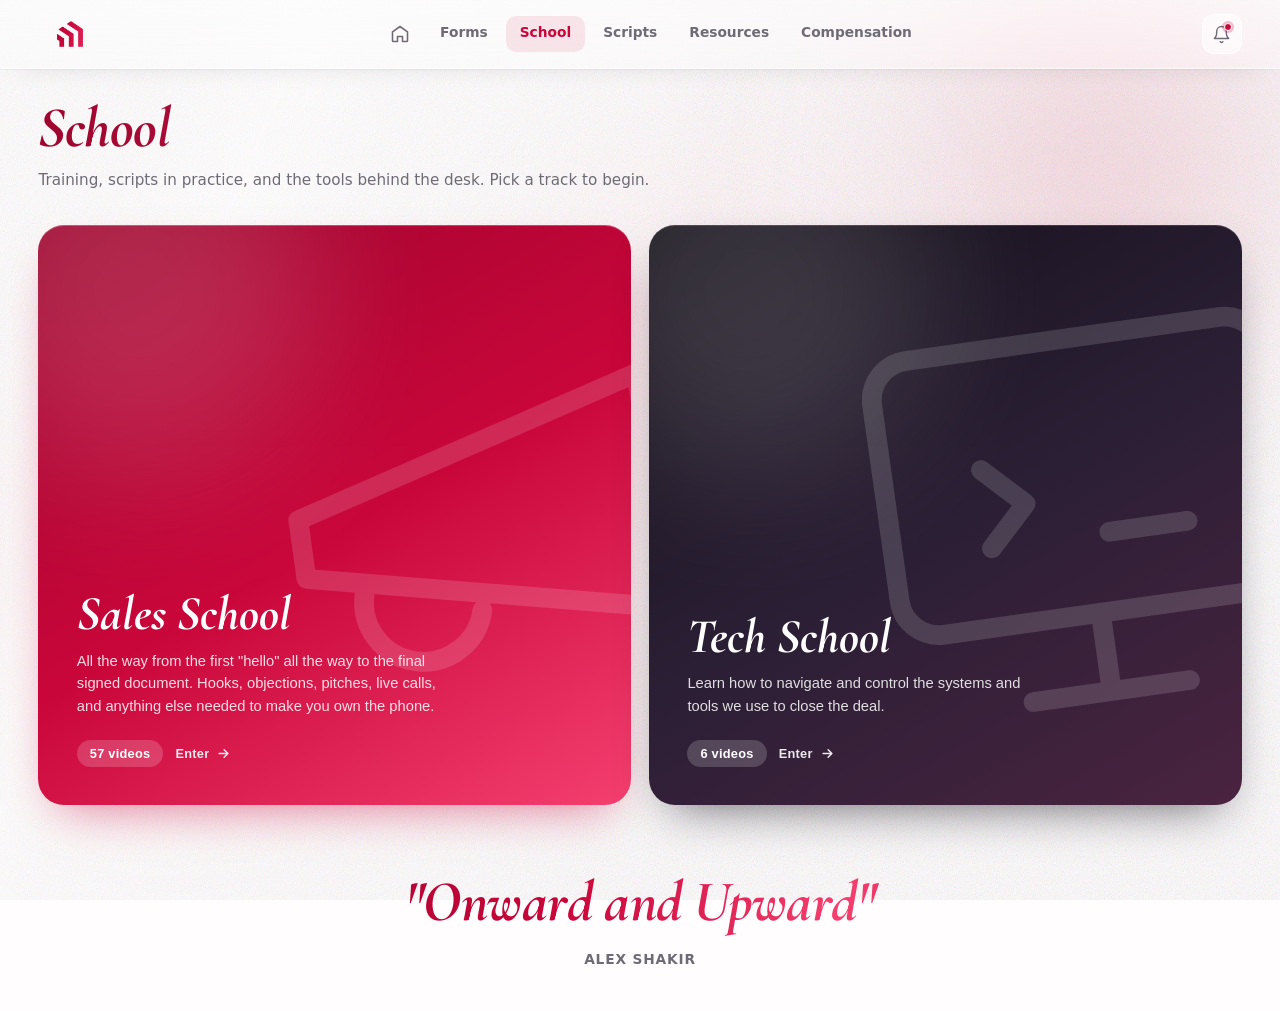
<file: pages/school.html>
<!doctype html>
<html lang="en">
<head>
<meta charset="utf-8" />
<meta name="viewport" content="width=device-width, initial-scale=1" />
<title>School &middot; AFEX Hub</title>
<link rel="preconnect" href="https://fonts.googleapis.com">
<link rel="preconnect" href="https://fonts.gstatic.com" crossorigin>
<link rel="preconnect" href="https://api.fontshare.com" crossorigin>
<link href="https://fonts.googleapis.com/css2?family=Cormorant+Garamond:ital,wght@1,500;1,600;1,700&display=swap" rel="stylesheet">
<link href="https://api.fontshare.com/v2/css?f[]=switzer@400,500,600,700,800&display=swap" rel="stylesheet">
<link rel="stylesheet" href="../assets/shared.css">
<style>
  .page-head{ margin-bottom:36px; }
  .page-title{ font-family:'Cormorant Garamond',serif; font-style:italic; font-weight:700; font-size:clamp(2.4rem,5vw,3.6rem); line-height:1.1; letter-spacing:-.01em;
    background:linear-gradient(100deg,var(--red-deep),var(--rose)); -webkit-background-clip:text; background-clip:text; -webkit-text-fill-color:transparent; color:transparent; padding-bottom:.08em; }
  .page-sub{ font-size:.95rem; color:var(--soft); font-weight:500; margin-top:.4rem; }

  .stage{ position:relative; }
  .view{ transition:opacity .4s var(--ease), transform .4s var(--ease); }
  .view.leaving{ opacity:0; transform:translateY(-12px) scale(.985); pointer-events:none; }
  .view.hidden{ display:none; }
  .view.entering{ opacity:0; transform:translateY(16px) scale(.99); }

  .choose{ display:grid; grid-template-columns:1fr 1fr; gap:18px; min-height:min(580px,70vh); }
  .door{ position:relative; overflow:hidden; border-radius:26px; cursor:pointer; border:none; text-align:left;
    display:flex; flex-direction:column; justify-content:flex-end; padding:clamp(26px,3vw,44px);
    color:#fff; background:linear-gradient(150deg,var(--red-deep),var(--red) 52%,var(--rose));
    box-shadow:0 20px 50px -22px rgba(201,6,58,.6), 0 1px 0 rgba(255,255,255,.25) inset;
    transition:transform .45s var(--ease), box-shadow .45s var(--ease), opacity .4s var(--ease); }
  .door.tech{ background:linear-gradient(150deg,#141019,#2b1f35 52%,#4a2340); box-shadow:0 20px 50px -22px rgba(20,16,25,.7), 0 1px 0 rgba(255,255,255,.14) inset; }
  .door:hover{ transform:translateY(-7px); box-shadow:0 36px 74px -24px rgba(201,6,58,.72), 0 1px 0 rgba(255,255,255,.25) inset; }
  .door.tech:hover{ box-shadow:0 36px 74px -24px rgba(20,16,25,.82), 0 1px 0 rgba(255,255,255,.14) inset; }
  .door.dim{ opacity:.25; transform:scale(.96); }

  .door-mark{ position:absolute; right:-14%; top:50%; width:80%; opacity:.14; pointer-events:none; color:#fff;
    transform:translateY(-50%) rotate(-8deg); transition:transform .7s var(--ease), opacity .7s var(--ease); }
  .door:hover .door-mark{ transform:translateY(-50%) rotate(-3deg) scale(1.08); opacity:.2; }
  .door-mark svg{ width:100%; height:auto; display:block; }

  .door-glow{ position:absolute; width:62%; aspect-ratio:1; border-radius:50%; filter:blur(72px); pointer-events:none;
    background:rgba(255,255,255,.26); top:-20%; left:-14%; transition:transform .8s var(--ease), opacity .8s var(--ease); opacity:.55; }
  .door:hover .door-glow{ transform:translate(20%,24%) scale(1.22); opacity:.8; }

  .door-name{ position:relative; z-index:1; font-family:'Cormorant Garamond',serif; font-style:italic; font-weight:700;
    font-size:clamp(2.1rem,3.8vw,3.1rem); line-height:1.05; margin-bottom:10px; }
  .door-desc{ position:relative; z-index:1; font-size:.92rem; font-weight:500; opacity:.85; max-width:44ch; line-height:1.55; }
  .door-meta{ position:relative; z-index:1; display:flex; align-items:center; gap:12px; margin-top:22px; font-size:.8rem; font-weight:700; letter-spacing:.02em; }
  .door-count{ background:rgba(255,255,255,.18); padding:6px 13px; border-radius:20px; }
  .door-go{ display:inline-flex; align-items:center; gap:7px; opacity:.9; transition:gap .3s var(--ease); }
  .door:hover .door-go{ gap:13px; }
  .door-go svg{ width:15px; height:15px; }
  @media (max-width:820px){ .choose{ grid-template-columns:1fr; min-height:0; } .door{ min-height:300px; } }

  .back{ display:inline-flex; align-items:center; gap:7px; font-size:.85rem; font-weight:700; color:var(--soft);
    background:none; border:none; cursor:pointer; padding:8px 0; margin-bottom:18px; transition:color .2s, transform .2s; }
  .back:hover{ color:var(--red); transform:translateX(-3px); }
  .back svg{ width:15px; height:15px; }

  .vsec{ margin-bottom:48px; }
  .vsec-head{ display:flex; align-items:center; gap:12px; margin-bottom:16px; }
  .vsec-name{ font-size:1.25rem; font-weight:700; letter-spacing:-.01em; }
  .vsec-count{ font-size:.78rem; color:var(--soft); font-weight:600; }
  .vsec-rule{ flex:1; height:1px; background:var(--line); }

  .vgrid{ display:grid; gap:18px; grid-template-columns:repeat(var(--cols),minmax(0,1fr)); }
  @media (max-width:1100px){ .vgrid{ grid-template-columns:repeat(min(var(--cols),3),minmax(0,1fr)); } }
  @media (max-width:820px){ .vgrid{ grid-template-columns:repeat(min(var(--cols),2),minmax(0,1fr)); } }
  @media (max-width:560px){ .vgrid{ grid-template-columns:1fr; } }

  .vcard{ cursor:pointer; border:none; padding:0; background:none; text-align:left; display:block; width:100%;
    transition:transform .3s var(--ease); }
  .vcard:hover{ transform:translateY(-5px); }
  .vthumb{ position:relative; aspect-ratio:16 / 9; border-radius:14px; overflow:hidden;
    background:linear-gradient(140deg,#1b1620,#332536 60%,#4d2a44); display:flex; align-items:center; justify-content:center;
    box-shadow:0 12px 30px -14px rgba(16,14,20,.5); transition:box-shadow .3s var(--ease); }
  .vcard:hover .vthumb{ box-shadow:0 20px 44px -16px rgba(201,6,58,.45); }
  .vthumb::after{ content:""; position:absolute; inset:0; background:linear-gradient(180deg,rgba(255,255,255,.09),transparent 45%); pointer-events:none; }
  .vplay{ width:46px; height:46px; border-radius:50%; background:rgba(255,255,255,.9); color:var(--red);
    display:flex; align-items:center; justify-content:center; transition:transform .3s var(--ease), background .3s; }
  .vplay svg{ width:18px; height:18px; margin-left:2px; }
  .vcard:hover .vplay{ transform:scale(1.14); background:#fff; }
  .vnum{ position:absolute; left:11px; top:10px; z-index:1; font-size:.7rem; font-weight:800; color:rgba(255,255,255,.45); }
  .vdur{ position:absolute; right:9px; bottom:9px; z-index:1; font-size:.68rem; font-weight:700; color:#fff;
    background:rgba(16,14,20,.72); padding:3px 8px; border-radius:6px; }
  .vname{ font-size:.88rem; font-weight:700; margin-top:11px; line-height:1.35; }

  .rgrid{ display:grid; grid-template-columns:repeat(auto-fill,168px); gap:14px; justify-content:start; }
  .rbtn{ display:flex; flex-direction:column; align-items:center; justify-content:center; gap:12px; text-align:center; text-decoration:none;
    width:168px; height:168px; padding:16px 12px; border-radius:20px; font-size:.85rem; font-weight:700; letter-spacing:-.01em;
    color:#fff; background:linear-gradient(135deg,var(--red),var(--rose));
    box-shadow:0 10px 26px -10px rgba(201,6,58,.5), 0 1px 0 rgba(255,255,255,.25) inset;
    transition:transform .25s var(--ease), box-shadow .25s var(--ease); }
  .rbtn:hover{ transform:translateY(-4px); box-shadow:0 18px 34px -12px rgba(201,6,58,.6), 0 1px 0 rgba(255,255,255,.25) inset; }
  .rbtn svg{ width:30px; height:30px; flex-shrink:0; }

  .vmodal{ position:fixed; inset:0; z-index:60; display:flex; align-items:center; justify-content:center;
    padding:clamp(16px,3vw,44px); opacity:0; pointer-events:none; transition:opacity .35s var(--ease); }
  .vmodal.on{ opacity:1; pointer-events:auto; }
  .vmodal-scrim{ position:absolute; inset:0; background:rgba(16,14,20,.32); }
  .vmodal-shell{ position:relative; z-index:1; width:min(1100px,100%); transform:translateY(14px) scale(.985); transition:transform .35s var(--ease); }
  .vmodal.on .vmodal-shell{ transform:translateY(0) scale(1); }
  .vmodal-bar{ display:flex; align-items:center; justify-content:space-between; gap:14px; margin-bottom:10px; }
  .vmodal-title{ font-size:.95rem; font-weight:700; color:#fff; text-shadow:0 1px 12px rgba(0,0,0,.5); }
  .vmodal-close{ width:34px; height:34px; border:none; cursor:pointer; border-radius:10px; background:rgba(255,255,255,.14);
    color:#fff; display:flex; align-items:center; justify-content:center; transition:background .2s, transform .2s; }
  .vmodal-close:hover{ background:rgba(255,255,255,.26); transform:translateY(-1px); }
  .vmodal-close svg{ width:17px; height:17px; }
  .vmodal-stage{ aspect-ratio:16 / 9; width:100%; border-radius:16px; overflow:hidden; background:#0d0b10;
    display:flex; align-items:center; justify-content:center; box-shadow:0 30px 70px -20px rgba(0,0,0,.55); }
  .vmodal-ph{ text-align:center; color:rgba(255,255,255,.55); font-size:.88rem; font-weight:600; }
  .vmodal-ph span{ display:block; font-size:.76rem; opacity:.7; margin-top:6px; }
  .quote{ text-align:center; margin:64px auto 8px; max-width:900px; }
  .quote-text{ font-family:'Cormorant Garamond',serif; font-style:italic; font-weight:700;
    font-size:clamp(2.2rem,4.6vw,3.6rem); line-height:1.15; letter-spacing:-.01em;
    background:linear-gradient(100deg,var(--red-deep) 0%,var(--red) 42%,var(--rose) 72%,var(--red) 100%);
    -webkit-background-clip:text; background-clip:text; -webkit-text-fill-color:transparent; color:transparent;
    padding-bottom:.1em; }
  .quote-by{ font-size:.86rem; font-weight:700; letter-spacing:.06em; text-transform:uppercase; color:var(--soft); margin-top:10px; }
</style>
</head>
<body>
  <div class="page">
    <div class="aura" aria-hidden="true">
      <div class="wash" style="width:44vw;height:44vw;right:-8vw;top:-12vh;background:radial-gradient(circle at center,rgba(201,6,58,.22),transparent 64%);animation:wf3 34s ease-in-out infinite;"></div>
      <div class="wash" style="width:40vw;height:40vw;left:-6vw;bottom:6vh;background:radial-gradient(circle at center,rgba(244,63,111,.2),transparent 64%);animation:wf2 40s ease-in-out infinite;"></div>
      <div class="wash" style="width:38vw;height:38vw;left:36vw;top:8vh;background:radial-gradient(circle at center,rgba(255,138,170,.18),transparent 62%);animation:wf1 46s ease-in-out infinite;"></div>
    </div>
    <div class="grain" aria-hidden="true" style="z-index:1;"></div>
    <div class="sheen" aria-hidden="true" style="z-index:1;"></div>

    <div class="page-content">
      <span id="nav-slot"></span>

      <div class="stage">
        <div class="view" id="viewChoose">
          <div class="page-head anim-rise">
            <div class="page-title">School</div>
            <div class="page-sub">Training, scripts in practice, and the tools behind the desk. Pick a track to begin.</div>
          </div>

          <div class="choose anim-rise" style="--d:100ms">
            <button class="door" id="doorSales">
              <span class="door-glow"></span>
              <span class="door-mark" aria-hidden="true"><svg viewBox="0 0 24 24" fill="none" stroke="currentColor" stroke-width="1" stroke-linecap="round" stroke-linejoin="round"><path d="M3 11l18-5v12L3 14v-3z"/><path d="M11.6 16.8a3 3 0 1 1-5.8-1.6"/></svg></span>
              <span class="door-name">Sales School</span>
              <span class="door-desc">All the way from the first "hello" all the way to the final signed document. Hooks, objections, pitches, live calls, and anything else needed to make you own the phone.</span>
              <span class="door-meta"><span class="door-count">57 videos</span><span class="door-go">Enter <svg viewBox="0 0 24 24" fill="none" stroke="currentColor" stroke-width="2.4" stroke-linecap="round" stroke-linejoin="round"><path d="M5 12h14M13 6l6 6-6 6"/></svg></span></span>
            </button>

            <button class="door tech" id="doorTech">
              <span class="door-glow"></span>
              <span class="door-mark" aria-hidden="true"><svg viewBox="0 0 24 24" fill="none" stroke="currentColor" stroke-width="1" stroke-linecap="round" stroke-linejoin="round"><rect x="2" y="3" width="20" height="14" rx="2"/><path d="M8 21h8M12 17v4"/><path d="M7 9l2 2-2 2M13 13h4"/></svg></span>
              <span class="door-name">Tech School</span>
              <span class="door-desc">Learn how to navigate and control the systems and tools we use to close the deal.</span>
              <span class="door-meta"><span class="door-count">6 videos</span><span class="door-go">Enter <svg viewBox="0 0 24 24" fill="none" stroke="currentColor" stroke-width="2.4" stroke-linecap="round" stroke-linejoin="round"><path d="M5 12h14M13 6l6 6-6 6"/></svg></span></span>
            </button>
          </div>

          <div class="quote anim-rise" style="--d:220ms">
            <div class="quote-text">"Onward and Upward"</div>
            <div class="quote-by">Alex Shakir</div>
          </div>
        </div>

        <div class="view hidden" id="viewSales">
          <button class="back" data-back><svg viewBox="0 0 24 24" fill="none" stroke="currentColor" stroke-width="2.4" stroke-linecap="round" stroke-linejoin="round"><path d="M19 12H5M11 18l-6-6 6-6"/></svg>All schools</button>
          <div class="page-head">
            <div class="page-title">Sales School</div>
            <div class="page-sub">57 videos across nine tracks. Work them in order or jump to what you need.</div>
          </div>
          <div id="salesSections"></div>
        </div>

        <div class="view hidden" id="viewTech">
          <button class="back" data-back><svg viewBox="0 0 24 24" fill="none" stroke="currentColor" stroke-width="2.4" stroke-linecap="round" stroke-linejoin="round"><path d="M19 12H5M11 18l-6-6 6-6"/></svg>All schools</button>
          <div class="page-head">
            <div class="page-title">Tech School</div>
            <div class="page-sub">Tutorials for the systems you use daily, plus quick links to the tools themselves.</div>
          </div>
          <div id="techSections"></div>
          <div class="vsec">
            <div class="vsec-head"><span class="vsec-name">Resources</span><span class="vsec-count">6 links</span><span class="vsec-rule"></span></div>
            <div class="rgrid" id="techResources"></div>
          </div>
        </div>
      </div>
    </div>
  </div>

  <div class="vmodal" id="vModal" role="dialog" aria-modal="true" aria-hidden="true">
    <div class="vmodal-scrim" id="vScrim"></div>
    <div class="vmodal-shell">
      <div class="vmodal-bar">
        <span class="vmodal-title" id="vTitle"></span>
        <button class="vmodal-close" id="vClose" aria-label="Close"><svg viewBox="0 0 24 24" fill="none" stroke="currentColor" stroke-width="2.2" stroke-linecap="round"><path d="M18 6 6 18M6 6l12 12"/></svg></button>
      </div>
      <div class="vmodal-stage" id="vStage"></div>
    </div>
  </div>

<script src="../assets/nav.js"></script>
<script>
  mountNav('School', '../');

  const SALES = [
    { name:'Sales 101',      count:10, cols:3 },
    { name:'Intros',         count:10, cols:3 },
    { name:'Objections',     count:5,  cols:3 },
    { name:'Sales Inches',   count:15, cols:3 },
    { name:'Live Training',  count:3,  cols:3 },
    { name:'Live Calls',     count:6,  cols:3 },
    { name:'Pitches',        count:4,  cols:3 },
    { name:'Analogies',      count:1,  cols:3 },
    { name:'Content Vault',  count:3,  cols:3 }
  ];

  const TECH = [ { name:'Tutorials', count:6, cols:3 } ];

  const RESOURCES = [
    { label:'Arive',      url:'#', icon:'<path d="M3 9l9-7 9 7v11a2 2 0 0 1-2 2H5a2 2 0 0 1-2-2z"/><path d="M9 22V12h6v10"/>' },
    { label:'Smartsheet', url:'#', icon:'<rect x="3" y="3" width="18" height="18" rx="2"/><path d="M3 9h18M9 21V9"/>' },
    { label:'Dialpad',    url:'#', icon:'<path d="M22 16.92v3a2 2 0 0 1-2.18 2 19.79 19.79 0 0 1-8.63-3.07 19.5 19.5 0 0 1-6-6 19.79 19.79 0 0 1-3.07-8.67A2 2 0 0 1 4.11 2h3a2 2 0 0 1 2 1.72c.13.96.36 1.9.7 2.81a2 2 0 0 1-.45 2.11L8.09 9.91a16 16 0 0 0 6 6l1.27-1.27a2 2 0 0 1 2.11-.45c.91.34 1.85.57 2.81.7A2 2 0 0 1 22 16.92z"/>' },
    { label:'Outlook',    url:'#', icon:'<rect x="2" y="4" width="20" height="16" rx="2"/><polyline points="22 6 12 13 2 6"/>' },
    { label:'Teams',      url:'#', icon:'<path d="M17 21v-2a4 4 0 0 0-4-4H5a4 4 0 0 0-4 4v2"/><circle cx="9" cy="7" r="4"/><path d="M23 21v-2a4 4 0 0 0-3-3.87"/>' },
    { label:'Terminal',   url:'#', icon:'<rect x="2" y="3" width="20" height="18" rx="2"/><path d="M7 9l3 3-3 3M13 15h4"/>' }
  ];

  const PLAY_SVG = '<svg viewBox="0 0 24 24" fill="currentColor"><path d="M8 5v14l11-7z"/></svg>';

  function videoCard(section, i){
    return '<button class="vcard" data-title="'+section+' '+i+'">'+
      '<div class="vthumb"><span class="vnum">'+String(i).padStart(2,'0')+'</span><span class="vplay">'+PLAY_SVG+'</span><span class="vdur">1080p</span></div>'+
      '<div class="vname">'+section+' '+i+'</div>'+
    '</button>';
  }

  function renderSections(list, mount){
    document.getElementById(mount).innerHTML = list.map(function(s){
      const cards = Array.from({length:s.count}, function(_,i){ return videoCard(s.name, i+1); }).join('');
      return '<div class="vsec">'+
        '<div class="vsec-head"><span class="vsec-name">'+s.name+'</span><span class="vsec-count">'+s.count+' video'+(s.count>1?'s':'')+'</span><span class="vsec-rule"></span></div>'+
        '<div class="vgrid" style="--cols:'+s.cols+'">'+cards+'</div>'+
      '</div>';
    }).join('');
  }

  renderSections(SALES, 'salesSections');
  renderSections(TECH, 'techSections');

  document.getElementById('techResources').innerHTML = RESOURCES.map(function(r){
    return '<a class="rbtn" href="'+r.url+'" target="_blank" rel="noopener">'+
      '<svg viewBox="0 0 24 24" fill="none" stroke="currentColor" stroke-width="2.2" stroke-linecap="round" stroke-linejoin="round">'+r.icon+'</svg>'+
      r.label+
    '</a>';
  }).join('');

  const views = {
    choose: document.getElementById('viewChoose'),
    sales:  document.getElementById('viewSales'),
    tech:   document.getElementById('viewTech')
  };
  const TRAIL = { sales:'Sales', tech:'Tech' };
  let current = 'choose';
  let switching = false;

  function swapView(to, otherDoor){
    if(switching || to === current) return;
    switching = true;
    const from = views[current];
    const next = views[to];

    if(otherDoor) otherDoor.classList.add('dim');
    from.classList.add('leaving');

    if(to === 'choose'){ clearNavTrail(); } else { setNavTrail(TRAIL[to]); }

    setTimeout(function(){
      from.classList.add('hidden');
      from.classList.remove('leaving');
      if(otherDoor) otherDoor.classList.remove('dim');

      next.classList.remove('hidden');
      next.classList.add('entering');
      window.scrollTo(0,0);

      requestAnimationFrame(function(){
        requestAnimationFrame(function(){
          next.classList.remove('entering');
          current = to;
          switching = false;
        });
      });
    }, 400);
  }

  document.getElementById('doorSales').addEventListener('click', function(){ swapView('sales', document.getElementById('doorTech')); });
  document.getElementById('doorTech').addEventListener('click', function(){ swapView('tech', document.getElementById('doorSales')); });
  document.querySelectorAll('[data-back]').forEach(function(b){ b.addEventListener('click', function(){ swapView('choose'); }); });

  document.addEventListener('click', function(e){
    const a = e.target.closest('.nav-links a');
    if(!a || a.textContent.trim() !== 'School') return;
    if(current === 'choose') return;
    e.preventDefault();
    swapView('choose');
  });

  const vModal = document.getElementById('vModal');
  const vStage = document.getElementById('vStage');
  let vLastFocus = null;

  function openVideo(title){
    vLastFocus = document.activeElement;
    document.getElementById('vTitle').textContent = title;
    vStage.innerHTML = '<div class="vmodal-ph">'+title+'<span>1920 x 1080 placeholder</span></div>';
    vModal.classList.add('on');
    vModal.setAttribute('aria-hidden','false');
    document.body.classList.add('pdf-open');
    document.getElementById('vClose').focus();
  }
  function closeVideo(){
    if(!vModal.classList.contains('on')) return;
    vModal.classList.remove('on');
    vModal.setAttribute('aria-hidden','true');
    document.body.classList.remove('pdf-open');
    setTimeout(function(){ vStage.innerHTML = ''; }, 350);
    if(vLastFocus) vLastFocus.focus();
  }

  document.addEventListener('click', function(e){
    const c = e.target.closest('.vcard');
    if(c) openVideo(c.dataset.title);
  });
  document.getElementById('vClose').addEventListener('click', closeVideo);
  document.getElementById('vScrim').addEventListener('click', closeVideo);
  document.addEventListener('keydown', function(e){ if(e.key === 'Escape') closeVideo(); });
</script>
</body>
</html>
</file>
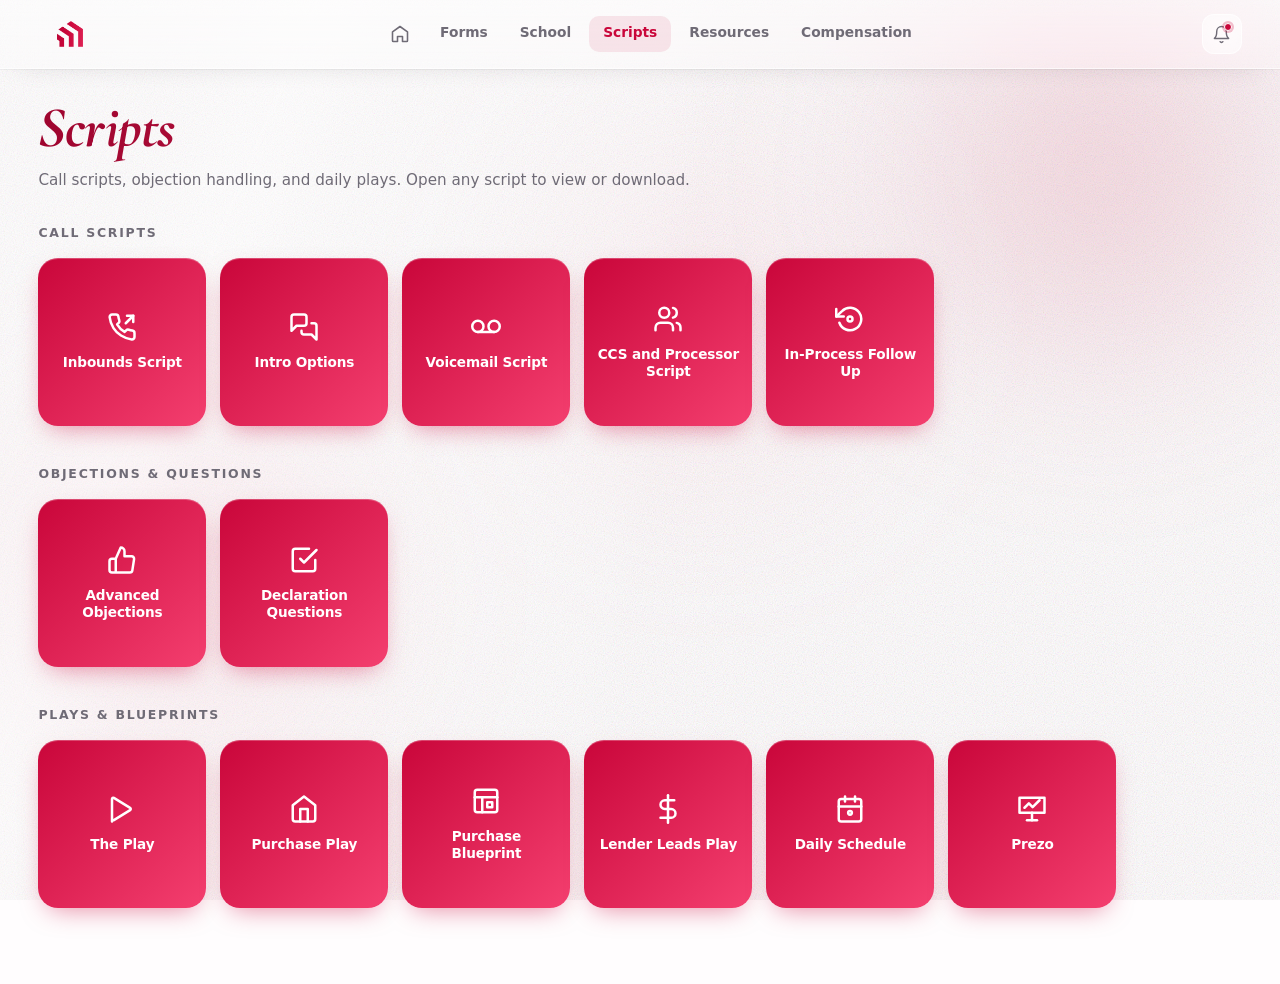
<file: pages/scripts.html>
<!doctype html>
<html lang="en">
<head>
<meta charset="utf-8" />
<meta name="viewport" content="width=device-width, initial-scale=1" />
<title>Scripts &middot; AFEX Hub</title>
<link rel="preconnect" href="https://fonts.googleapis.com">
<link rel="preconnect" href="https://fonts.gstatic.com" crossorigin>
<link rel="preconnect" href="https://api.fontshare.com" crossorigin>
<link href="https://fonts.googleapis.com/css2?family=Cormorant+Garamond:ital,wght@1,500;1,600;1,700&display=swap" rel="stylesheet">
<link href="https://api.fontshare.com/v2/css?f[]=switzer@400,500,600,700,800&display=swap" rel="stylesheet">
<link rel="stylesheet" href="../assets/shared.css">
<style>
  .page-head{ margin-bottom:36px; }
  .page-title{ font-family:'Cormorant Garamond',serif; font-style:italic; font-weight:700; font-size:clamp(2.4rem,5vw,3.6rem); line-height:1.1; letter-spacing:-.01em;
    background:linear-gradient(100deg,var(--red-deep),var(--rose)); -webkit-background-clip:text; background-clip:text; -webkit-text-fill-color:transparent; color:transparent; padding-bottom:.08em; }
  .page-sub{ font-size:.95rem; color:var(--soft); font-weight:500; margin-top:.4rem; }

  .section-label{ font-size:.78rem; letter-spacing:.14em; text-transform:uppercase; color:var(--soft); font-weight:700; margin:8px 0 18px; }

  .doc-list{ display:grid; grid-template-columns:repeat(auto-fill,168px); gap:14px; margin-bottom:40px; justify-content:start; }
  .doc-row{ display:flex; flex-direction:column; align-items:center; justify-content:center; gap:12px; text-align:center; text-decoration:none;
    width:168px; height:168px; padding:16px 12px; border-radius:20px; font-size:.85rem; font-weight:700; letter-spacing:-.01em;
    color:#fff; background:linear-gradient(135deg,var(--red),var(--rose));
    box-shadow:0 10px 26px -10px rgba(201,6,58,.5), 0 1px 0 rgba(255,255,255,.25) inset;
    transition:transform .25s var(--ease), box-shadow .25s var(--ease); }
  .doc-row:hover{ transform:translateY(-4px); box-shadow:0 18px 34px -12px rgba(201,6,58,.6), 0 1px 0 rgba(255,255,255,.25) inset; }
  .doc-row svg{ width:30px; height:30px; flex-shrink:0; }
  .doc-name{ line-height:1.3; }
</style>
</head>
<body>
  <div class="page">
    <div class="aura" aria-hidden="true">
      <div class="wash" style="width:44vw;height:44vw;right:-8vw;top:-12vh;background:radial-gradient(circle at center,rgba(201,6,58,.22),transparent 64%);animation:wf3 34s ease-in-out infinite;"></div>
      <div class="wash" style="width:40vw;height:40vw;left:-6vw;bottom:6vh;background:radial-gradient(circle at center,rgba(244,63,111,.2),transparent 64%);animation:wf2 40s ease-in-out infinite;"></div>
      <div class="wash" style="width:38vw;height:38vw;left:36vw;top:8vh;background:radial-gradient(circle at center,rgba(255,138,170,.18),transparent 62%);animation:wf1 46s ease-in-out infinite;"></div>
    </div>
    <div class="grain" aria-hidden="true" style="z-index:1;"></div>
    <div class="sheen" aria-hidden="true" style="z-index:1;"></div>

    <div class="page-content">
      <span id="nav-slot"></span>

      <div class="page-head anim-rise">
        <div class="page-title">Scripts</div>
        <div class="page-sub">Call scripts, objection handling, and daily plays. Open any script to view or download.</div>
      </div>

      <div class="section-label anim-rise" style="--d:80ms">Call Scripts</div>
      <div class="doc-list anim-rise" style="--d:120ms">
        <a class="doc-row" href="../documents/scripts/inbounds-script.pdf" target="_blank" rel="noopener">
          <svg viewBox="0 0 24 24" fill="none" stroke="currentColor" stroke-width="2" stroke-linecap="round" stroke-linejoin="round"><path d="M22 16.92v3a2 2 0 0 1-2.18 2 19.79 19.79 0 0 1-8.63-3.07 19.5 19.5 0 0 1-6-6 19.79 19.79 0 0 1-3.07-8.67A2 2 0 0 1 4.11 2h3a2 2 0 0 1 2 1.72c.13.96.36 1.9.7 2.81a2 2 0 0 1-.45 2.11L8.09 9.91a16 16 0 0 0 6 6l1.27-1.27a2 2 0 0 1 2.11-.45c.91.34 1.85.57 2.81.7A2 2 0 0 1 22 16.92z"/><polyline points="15 9 21 3"/><polyline points="21 8 21 3 16 3"/></svg>
          <div class="doc-name">Inbounds Script</div>
        </a>
        <a class="doc-row" href="../documents/scripts/intro-options.pdf" target="_blank" rel="noopener">
          <svg viewBox="0 0 24 24" fill="none" stroke="currentColor" stroke-width="2" stroke-linecap="round" stroke-linejoin="round"><path d="M14 9a2 2 0 0 1-2 2H6l-4 4V4a2 2 0 0 1 2-2h8a2 2 0 0 1 2 2z"/><path d="M18 9h2a2 2 0 0 1 2 2v11l-4-4h-6a2 2 0 0 1-2-2v-1"/></svg>
          <div class="doc-name">Intro Options</div>
        </a>
        <a class="doc-row" href="../documents/scripts/voicemail-script.pdf" target="_blank" rel="noopener">
          <svg viewBox="0 0 24 24" fill="none" stroke="currentColor" stroke-width="2" stroke-linecap="round" stroke-linejoin="round"><circle cx="5.5" cy="11.5" r="4.5"/><circle cx="18.5" cy="11.5" r="4.5"/><line x1="5.5" y1="16" x2="18.5" y2="16"/></svg>
          <div class="doc-name">Voicemail Script</div>
        </a>
        <a class="doc-row" href="../documents/scripts/ccs-and-processor-script.pdf" target="_blank" rel="noopener">
          <svg viewBox="0 0 24 24" fill="none" stroke="currentColor" stroke-width="2" stroke-linecap="round" stroke-linejoin="round"><path d="M16 21v-2a4 4 0 0 0-4-4H6a4 4 0 0 0-4 4v2"/><circle cx="9" cy="7" r="4"/><path d="M22 21v-2a4 4 0 0 0-3-3.87"/><path d="M16 3.13a4 4 0 0 1 0 7.75"/></svg>
          <div class="doc-name">CCS and Processor Script</div>
        </a>
        <a class="doc-row" href="../documents/scripts/in-process-follow-up.pdf" target="_blank" rel="noopener">
          <svg viewBox="0 0 24 24" fill="none" stroke="currentColor" stroke-width="2" stroke-linecap="round" stroke-linejoin="round"><path d="M1 4v6h6"/><path d="M3.51 15a9 9 0 1 0 2.13-9.36L1 10"/><circle cx="12" cy="12" r="2"/></svg>
          <div class="doc-name">In-Process Follow Up</div>
        </a>
      </div>

      <div class="section-label anim-rise" style="--d:180ms">Objections &amp; Questions</div>
      <div class="doc-list anim-rise" style="--d:220ms">
        <a class="doc-row" href="../documents/scripts/advanced-objections.pdf" target="_blank" rel="noopener">
          <svg viewBox="0 0 24 24" fill="none" stroke="currentColor" stroke-width="2" stroke-linecap="round" stroke-linejoin="round"><path d="M14 9V5a3 3 0 0 0-3-3l-4 9v11h11.28a2 2 0 0 0 2-1.7l1.38-9a2 2 0 0 0-2-2.3zM7 22H4a2 2 0 0 1-2-2v-7a2 2 0 0 1 2-2h3"/></svg>
          <div class="doc-name">Advanced Objections</div>
        </a>
        <a class="doc-row" href="../documents/scripts/decleration-questions.pdf" target="_blank" rel="noopener">
          <svg viewBox="0 0 24 24" fill="none" stroke="currentColor" stroke-width="2" stroke-linecap="round" stroke-linejoin="round"><path d="M9 11l3 3L22 4"/><path d="M21 12v7a2 2 0 0 1-2 2H5a2 2 0 0 1-2-2V5a2 2 0 0 1 2-2h11"/></svg>
          <div class="doc-name">Declaration Questions</div>
        </a>
      </div>

      <div class="section-label anim-rise" style="--d:280ms">Plays &amp; Blueprints</div>
      <div class="doc-list anim-rise" style="--d:320ms">
        <a class="doc-row" href="../documents/scripts/the-play.pdf" target="_blank" rel="noopener">
          <svg viewBox="0 0 24 24" fill="none" stroke="currentColor" stroke-width="2" stroke-linecap="round" stroke-linejoin="round"><path d="M4 22V4a1 1 0 0 1 1.5-.87l13 8a1 1 0 0 1 0 1.74l-13 8A1 1 0 0 1 4 20"/></svg>
          <div class="doc-name">The Play</div>
        </a>
        <a class="doc-row" href="../documents/scripts/purchase-play.pdf" target="_blank" rel="noopener">
          <svg viewBox="0 0 24 24" fill="none" stroke="currentColor" stroke-width="2" stroke-linecap="round" stroke-linejoin="round"><path d="M3 9l9-7 9 7v11a2 2 0 0 1-2 2H5a2 2 0 0 1-2-2z"/><path d="M9 22V12h6v10"/></svg>
          <div class="doc-name">Purchase Play</div>
        </a>
        <a class="doc-row" href="../documents/scripts/purchase-blueprint.pdf" target="_blank" rel="noopener">
          <svg viewBox="0 0 24 24" fill="none" stroke="currentColor" stroke-width="2" stroke-linecap="round" stroke-linejoin="round"><rect x="3" y="3" width="18" height="18" rx="2"/><path d="M3 9h18"/><path d="M9 21V9"/><rect x="13" y="13" width="4" height="4"/></svg>
          <div class="doc-name">Purchase Blueprint</div>
        </a>
        <a class="doc-row" href="../documents/scripts/lender-leads-play.pdf" target="_blank" rel="noopener">
          <svg viewBox="0 0 24 24" fill="none" stroke="currentColor" stroke-width="2" stroke-linecap="round" stroke-linejoin="round"><line x1="12" y1="1" x2="12" y2="23"/><path d="M17 5H9.5a3.5 3.5 0 0 0 0 7h5a3.5 3.5 0 0 1 0 7H6"/></svg>
          <div class="doc-name">Lender Leads Play</div>
        </a>
        <a class="doc-row" href="../documents/scripts/daily-schedule.pdf" target="_blank" rel="noopener">
          <svg viewBox="0 0 24 24" fill="none" stroke="currentColor" stroke-width="2" stroke-linecap="round" stroke-linejoin="round"><rect x="3" y="4" width="18" height="18" rx="2"/><line x1="16" y1="2" x2="16" y2="6"/><line x1="8" y1="2" x2="8" y2="6"/><line x1="3" y1="10" x2="21" y2="10"/><circle cx="12" cy="15" r="1.5"/></svg>
          <div class="doc-name">Daily Schedule</div>
        </a>
        <a class="doc-row" href="../documents/scripts/prezo.pdf" target="_blank" rel="noopener">
          <svg viewBox="0 0 24 24" fill="none" stroke="currentColor" stroke-width="2" stroke-linecap="round" stroke-linejoin="round"><path d="M2 3h20v12H2z"/><path d="M12 15v6"/><path d="M8 21h8"/><polyline points="6 11 9.5 7.5 12.5 10.5 18 5"/></svg>
          <div class="doc-name">Prezo</div>
        </a>
      </div>
    </div>
  </div>
<script src="../assets/nav.js"></script>
<script>
  mountNav('Scripts', '../');
</script>
</body>
</html>
</file>
<file: assets/shared.css>
:root{
  --red:#C9063A; --red-deep:#9e042e; --rose:#f43f6f;
  --ink:#100e14; --soft:#6f6b76; --line:rgba(16,14,20,.07);
  --ease:cubic-bezier(.16,1,.3,1);
}
*{box-sizing:border-box;margin:0;padding:0}
html{ scrollbar-width:none; -ms-overflow-style:none; }
html::-webkit-scrollbar{ display:none; width:0; height:0; }
body::-webkit-scrollbar{ display:none; width:0; height:0; }
body{ min-height:100%; font-family:'Switzer',system-ui,sans-serif; background:#fffdfe; color:var(--ink); -webkit-font-smoothing:antialiased; scrollbar-width:none; -ms-overflow-style:none; overflow-x:hidden; }

.aura{ position:fixed; inset:0; z-index:0; pointer-events:none; overflow:hidden; clip-path:inset(0); }
.wash{ position:absolute; border-radius:50%; filter:blur(90px); mix-blend-mode:multiply; }
.grain{ position:fixed; inset:0; z-index:0; pointer-events:none; opacity:.32;
  background-image:url("data:image/svg+xml,%3Csvg xmlns='http://www.w3.org/2000/svg' width='150' height='150'%3E%3Cfilter id='n'%3E%3CfeTurbulence type='fractalNoise' baseFrequency='0.9' numOctaves='3'/%3E%3C/filter%3E%3Crect width='100%25' height='100%25' filter='url(%23n)' opacity='0.85'/%3E%3C/svg%3E"); }
.sheen{ position:fixed; inset:0; z-index:0; pointer-events:none; overflow:hidden; }
.sheen::before{ content:""; position:absolute; top:-60%; left:-30%; width:80%; height:220%;
  background:linear-gradient(105deg, transparent 0%, rgba(255,255,255,.35) 45%, rgba(255,255,255,.55) 50%, rgba(255,255,255,.35) 55%, transparent 100%);
  transform:rotate(8deg); filter:blur(24px); animation:sheenDrift 14s ease-in-out infinite; }
@keyframes sheenDrift{ 0%,100%{ transform:translateX(0) rotate(8deg); opacity:.5 } 50%{ transform:translateX(60vw) rotate(8deg); opacity:.85 } }

@keyframes wf1{ 0%,100%{transform:translate(0,0) scale(1);opacity:.85} 25%{transform:translate(20vw,8vh) scale(1.25)} 50%{transform:translate(10vw,22vh) scale(1.1);opacity:1} 75%{transform:translate(-6vw,12vh) scale(1.3)} }
@keyframes wf2{ 0%,100%{transform:translate(0,0) scale(1);opacity:.8} 30%{transform:translate(-16vw,14vh) scale(1.2)} 60%{transform:translate(-22vw,-6vh) scale(1.35);opacity:1} }
@keyframes wf3{ 0%,100%{transform:translate(0,0) scale(1)} 33%{transform:translate(-14vw,-18vh) scale(1.2)} 66%{transform:translate(10vw,-10vh) scale(1.1)} }
@keyframes wf4{ 0%,100%{transform:translate(0,0) scale(1);opacity:.75} 40%{transform:translate(-12vw,-14vh) scale(1.3)} 70%{transform:translate(6vw,-20vh) scale(1.15);opacity:1} }
@keyframes wf5{ 0%,100%{transform:translate(0,0) scale(1)} 50%{transform:translate(16vw,14vh) scale(1.4)} }

.nav{ position:sticky; top:0; z-index:5; display:flex; align-items:center; justify-content:space-between;
  gap:20px; padding:14px clamp(20px,3vw,44px); width:100vw; margin-left:calc(50% - 50vw); margin-bottom:28px;
  background:linear-gradient(180deg, rgba(255,255,255,.55), rgba(255,255,255,.35));
  backdrop-filter:blur(22px) saturate(160%); -webkit-backdrop-filter:blur(22px) saturate(160%);
  border-bottom:1px solid rgba(255,255,255,.5);
  box-shadow:0 1px 0 rgba(16,14,20,.04), 0 8px 30px -18px rgba(16,14,20,.18); }
.nav-logo{ width:64px; height:26px; flex-shrink:0;
  background:linear-gradient(100deg,var(--red-deep),var(--red) 45%,var(--rose));
  -webkit-mask:url("whiteafex.png") no-repeat center / contain;
  mask:url("whiteafex.png") no-repeat center / contain; }
.nav-links{ display:flex; gap:4px; flex-wrap:wrap; }
.nav-links a{ font-size:.86rem; font-weight:600; color:var(--soft); text-decoration:none; padding:8px 14px; border-radius:10px;
  transition:color .2s, background .2s; }
.nav-links a:hover{ color:var(--ink); background:rgba(201,6,58,.06); }
.nav-links a.active{ color:var(--red); background:rgba(201,6,58,.09); }
.nav-links a.nav-ico{ display:inline-flex; align-items:center; justify-content:center; padding:8px 12px; }
.nav-links a.nav-ico svg{ width:20px; height:20px; display:block; }
.nav-links a.faded{ color:var(--red); background:rgba(201,6,58,.04); opacity:.55; }

.nav-trail{ display:inline-flex; align-items:center; overflow:hidden; max-width:0; opacity:0;
  transition:max-width .42s var(--ease), opacity .32s var(--ease); }
.nav-trail.on{ max-width:260px; opacity:1; }
.nav-trail-line{ width:16px; height:1.5px; border-radius:2px; background:var(--red); opacity:.35; flex-shrink:0; margin:0 2px; }
.nav-trail-tab{ font-size:.86rem; font-weight:600; color:var(--red); background:rgba(201,6,58,.09);
  padding:8px 14px; border-radius:10px; white-space:nowrap; }
.nav-bell{ position:relative; width:40px; height:40px; flex-shrink:0; border:none; cursor:pointer; border-radius:12px;
  background:rgba(255,255,255,.4); border:1px solid rgba(255,255,255,.7);
  backdrop-filter:blur(10px); -webkit-backdrop-filter:blur(10px);
  display:flex; align-items:center; justify-content:center; color:var(--soft);
  transition:color .2s, background .2s, transform .2s; }
.nav-bell:hover{ color:var(--red); background:rgba(201,6,58,.08); transform:translateY(-1px); }
.nav-bell svg{ width:19px; height:19px; }
.nav-bell-dot{ position:absolute; top:8px; right:9px; width:8px; height:8px; border-radius:50%;
  background:var(--red); border:1.5px solid #fff; box-shadow:0 0 0 2px rgba(201,6,58,.25);
  animation:bellPulse 2.2s ease-in-out infinite; }
@keyframes bellPulse{ 0%,100%{ box-shadow:0 0 0 2px rgba(201,6,58,.25) } 50%{ box-shadow:0 0 0 5px rgba(201,6,58,0) } }
@media (max-width:900px){ .nav{ flex-wrap:wrap; } .nav-links{ order:3; width:100%; } }

.card{ background:linear-gradient(145deg, rgba(255,255,255,.55), rgba(255,255,255,.28)); border:1px solid rgba(255,255,255,.9); border-radius:22px; padding:26px; position:relative; overflow:hidden;
  backdrop-filter:blur(6px) saturate(150%); -webkit-backdrop-filter:blur(6px) saturate(150%);
  box-shadow:0 1px 0 rgba(255,255,255,.9) inset, -1px -1px 0 rgba(255,255,255,.3) inset, 0 14px 40px -18px rgba(16,14,20,.28); }
.card::before{ content:""; position:absolute; top:-60%; left:-20%; width:70%; height:200%; pointer-events:none; z-index:0;
  background:linear-gradient(100deg, transparent 30%, rgba(255,255,255,.55) 48%, rgba(255,255,255,.8) 50%, rgba(255,255,255,.55) 52%, transparent 70%);
  transform:rotate(12deg); filter:blur(3px); }
.card::after{ content:""; position:absolute; inset:0 0 auto 0; height:55%; pointer-events:none; z-index:0;
  background:linear-gradient(180deg, rgba(255,255,255,.7), rgba(255,255,255,0)); }

.page{ position:relative; background:transparent; color:var(--ink); padding:0 clamp(20px,3vw,44px) clamp(20px,3vw,36px); }
.page-content{ position:relative; z-index:2; max-width:1600px; margin:0 auto; }

.label{ font-size:.72rem; letter-spacing:.12em; text-transform:uppercase; color:var(--soft); font-weight:700; margin-bottom:14px; position:relative; z-index:1; }

:focus-visible{ outline:2px solid var(--red); outline-offset:3px; }

@view-transition{ navigation:auto; }

@keyframes riseIn{ from{ opacity:0; transform:translateY(14px); } to{ opacity:1; transform:translateY(0); } }
@keyframes fadeIn{ from{ opacity:0; } to{ opacity:1; } }

.anim-rise{ opacity:0; animation:riseIn .5s var(--ease) forwards; animation-delay:var(--d,0ms); }
.anim-fade{ opacity:0; animation:fadeIn .45s var(--ease) forwards; animation-delay:var(--d,0ms); }

.stagger > *{ opacity:0; animation:riseIn .5s var(--ease) forwards; }
.stagger > *:nth-child(1){ animation-delay:60ms; }
.stagger > *:nth-child(2){ animation-delay:120ms; }
.stagger > *:nth-child(3){ animation-delay:180ms; }
.stagger > *:nth-child(4){ animation-delay:240ms; }
.stagger > *:nth-child(5){ animation-delay:300ms; }
.stagger > *:nth-child(6){ animation-delay:360ms; }
.stagger > *:nth-child(7){ animation-delay:420ms; }
.stagger > *:nth-child(8){ animation-delay:480ms; }

::view-transition-old(root){ animation:fadeIn .22s var(--ease) reverse; }
::view-transition-new(root){ animation:fadeIn .28s var(--ease); }

.page{ transition:filter .45s var(--ease), transform .45s var(--ease); }
body.pdf-open .page{ filter:blur(9px) brightness(.62); transform:scale(1.035); }
body.pdf-open{ overflow:hidden; }

.pdfmodal{ position:fixed; inset:0; z-index:60; display:flex; flex-direction:column; align-items:center; justify-content:center;
  padding:clamp(16px,3vw,44px); opacity:0; pointer-events:none; transition:opacity .35s var(--ease); }
.pdfmodal.on{ opacity:1; pointer-events:auto; }
.pdfmodal-scrim{ position:absolute; inset:0; background:rgba(16,14,20,.32); }
.pdfmodal-shell{ position:relative; z-index:1; width:min(1100px,100%); height:min(88vh,100%); display:flex; flex-direction:column;
  transform:translateY(14px) scale(.985); transition:transform .35s var(--ease); }
.pdfmodal.on .pdfmodal-shell{ transform:translateY(0) scale(1); }
.pdfmodal-bar{ display:flex; align-items:center; justify-content:space-between; gap:14px; margin-bottom:10px; }
.pdfmodal-title{ font-size:.95rem; font-weight:700; color:#fff; text-shadow:0 1px 12px rgba(0,0,0,.5); }
.pdfmodal-close{ width:34px; height:34px; border:none; cursor:pointer; border-radius:10px; background:rgba(255,255,255,.14);
  color:#fff; display:flex; align-items:center; justify-content:center; transition:background .2s, transform .2s; }
.pdfmodal-close:hover{ background:rgba(255,255,255,.26); transform:translateY(-1px); }
.pdfmodal-close svg{ width:17px; height:17px; }
.pdfmodal-frame{ flex:1; width:100%; border:none; border-radius:16px; background:#fff; box-shadow:0 30px 70px -20px rgba(0,0,0,.55); }
.pdfmodal-foot{ display:flex; justify-content:center; margin-top:12px; }
.pdfmodal-pop{ display:inline-flex; align-items:center; gap:8px; font-size:.84rem; font-weight:700; text-decoration:none;
  color:#fff; background:rgba(255,255,255,.14); border-radius:12px; padding:9px 18px; transition:background .2s, transform .2s; }
.pdfmodal-pop:hover{ background:rgba(255,255,255,.26); transform:translateY(-1px); }
.pdfmodal-pop svg{ width:15px; height:15px; }
</file>
